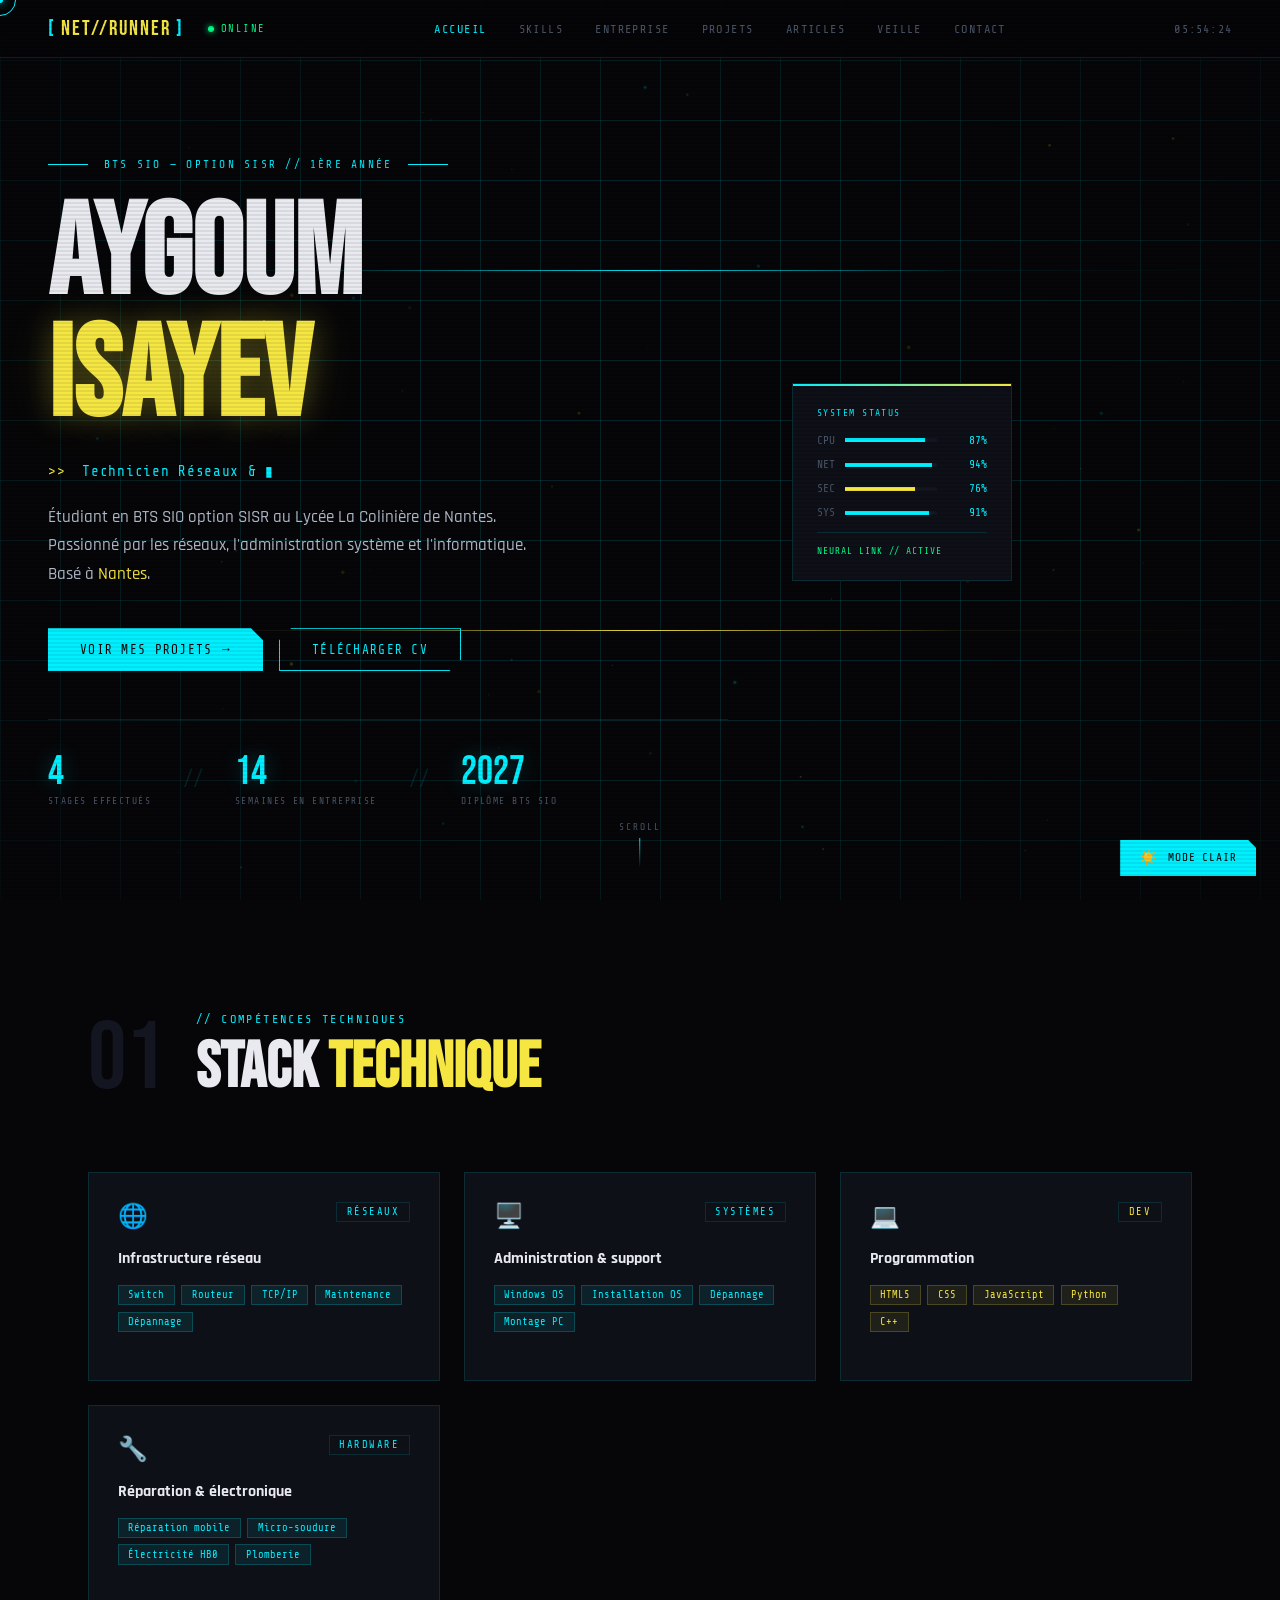
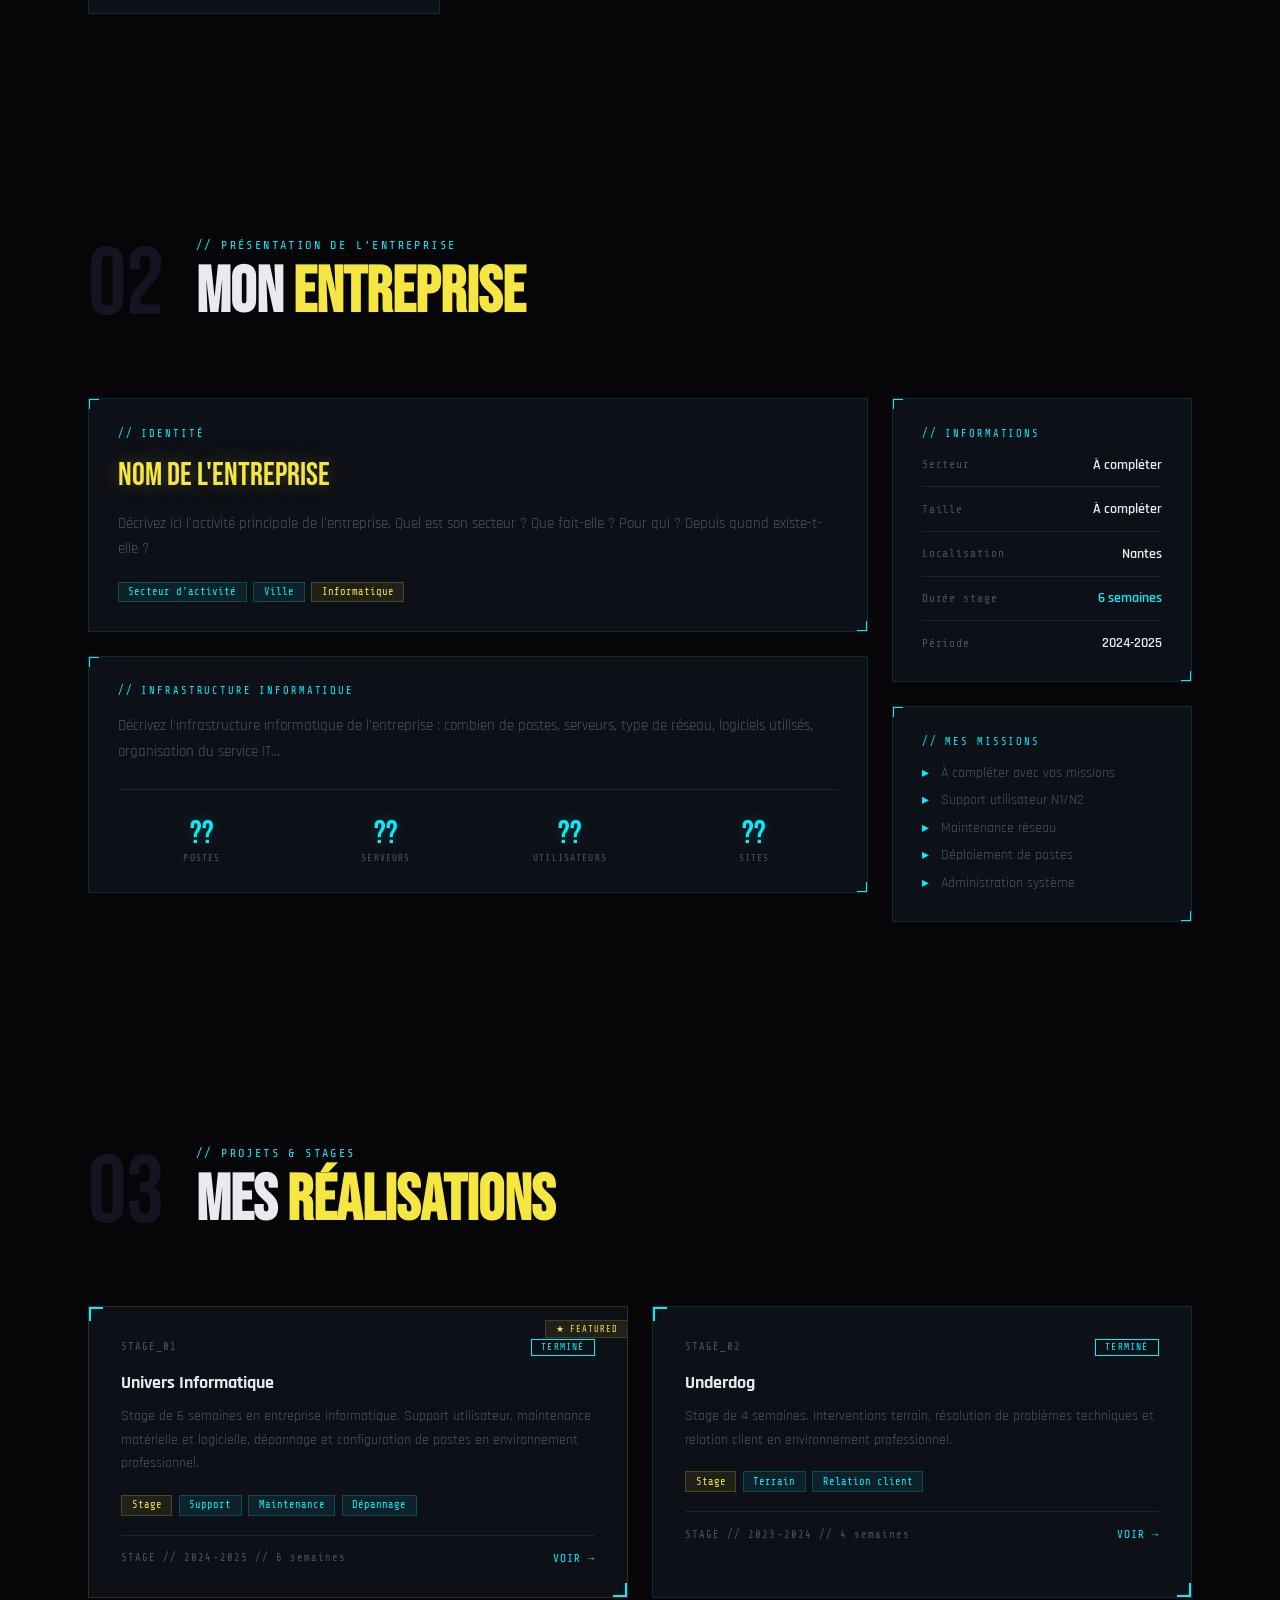
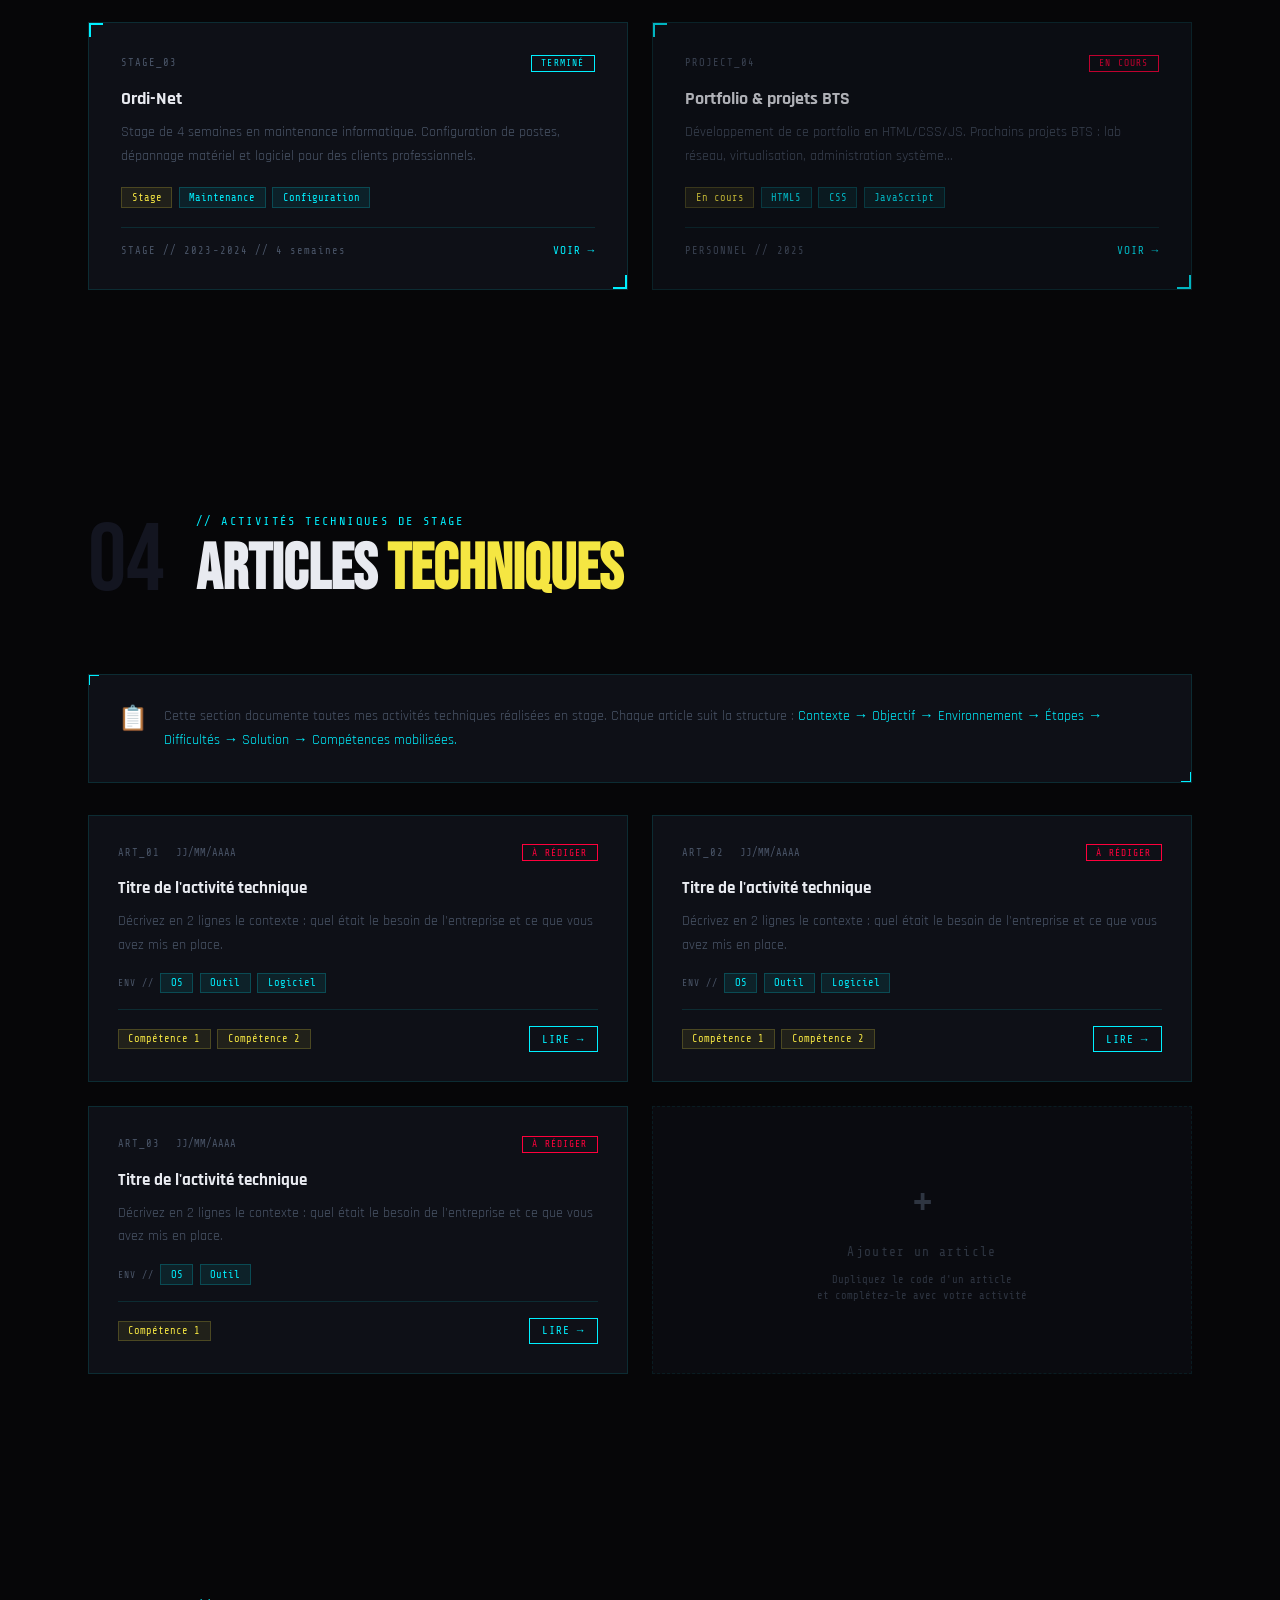
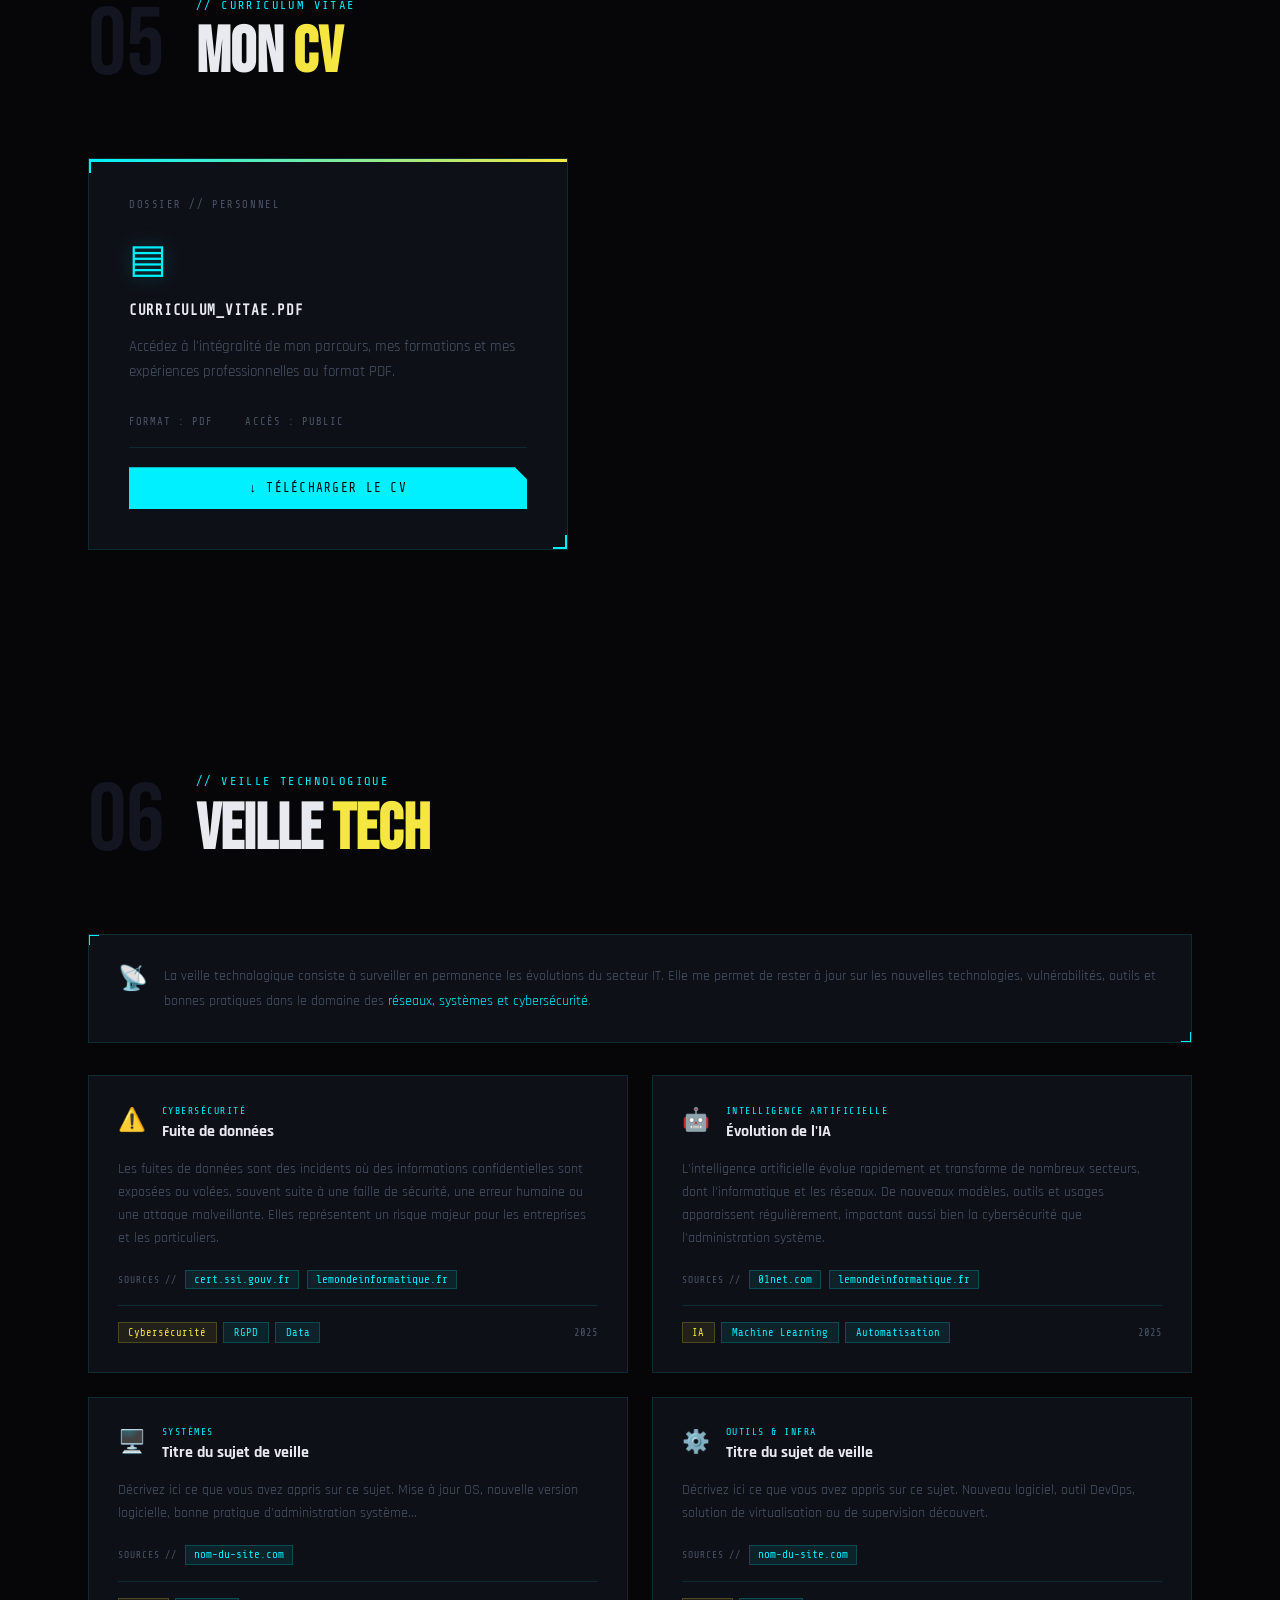
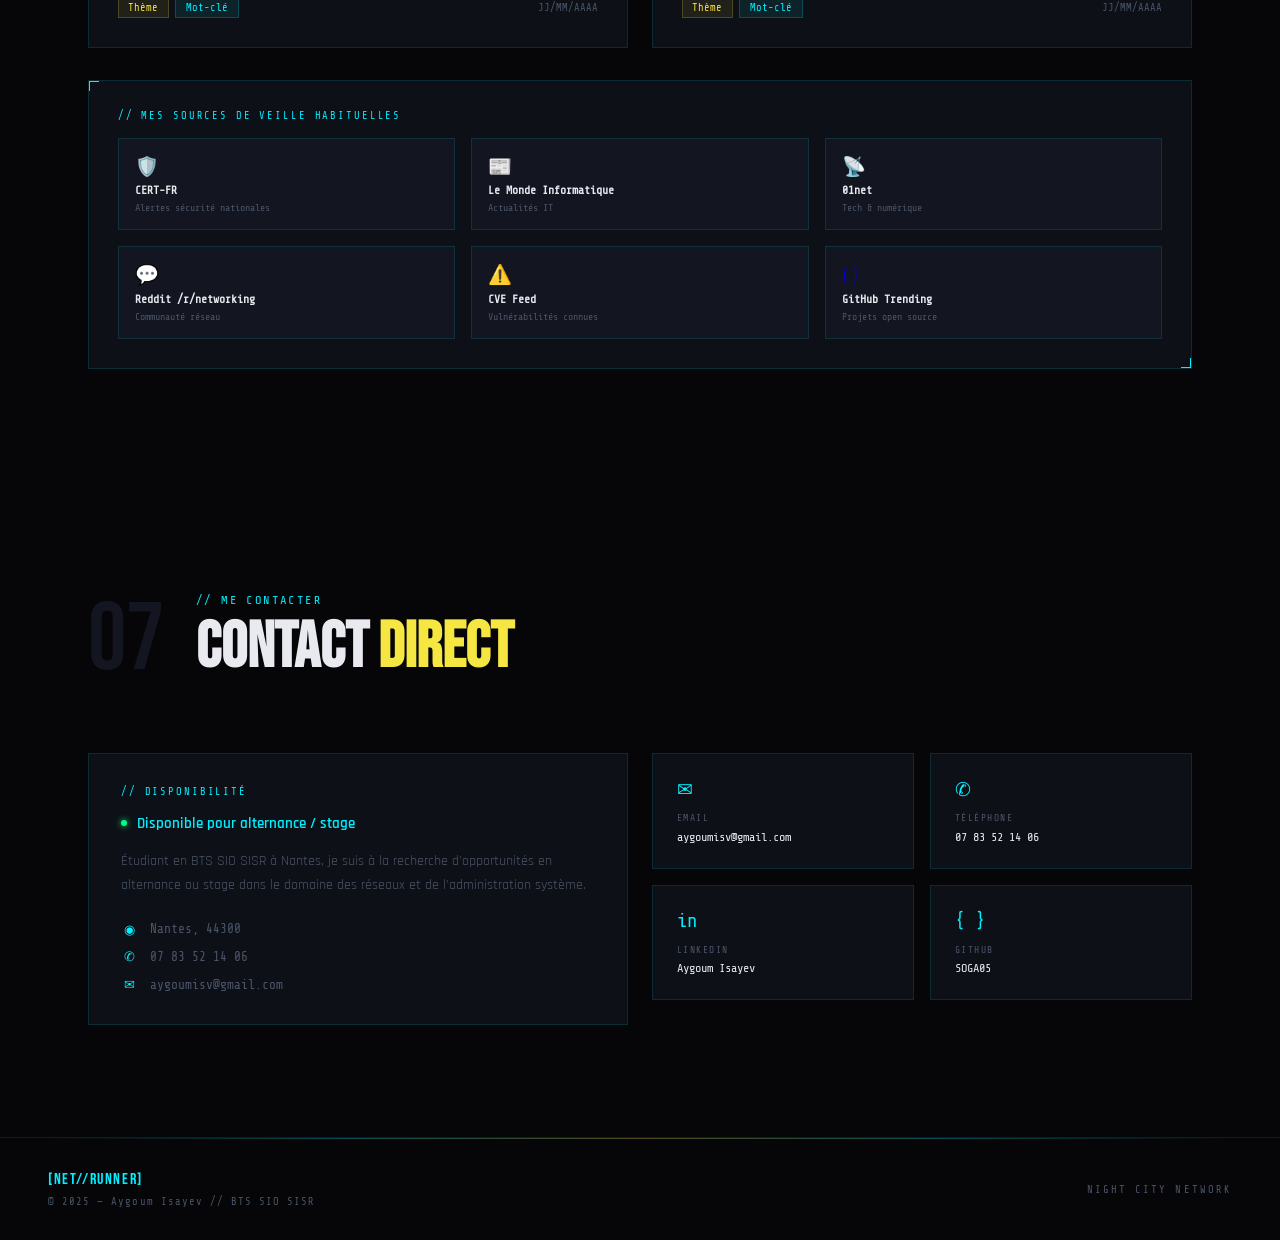
<file: index.html>
<!DOCTYPE html>
<html lang="fr">
<head>
  <meta charset="UTF-8" />
  <meta name="viewport" content="width=device-width, initial-scale=1.0" />
  <title>PORTFOLIO // AYGOUM ISAYEV</title>
  <link rel="preconnect" href="https://fonts.googleapis.com" />
  <link rel="preconnect" href="https://fonts.gstatic.com" crossorigin />
  <link href="https://fonts.googleapis.com/css2?family=Bebas+Neue&family=Rajdhani:wght@400;500;600;700&family=Share+Tech+Mono&display=swap" rel="stylesheet" />
  <link rel="stylesheet" href="style.css" />
</head>
<body>

  <!-- CUSTOM CURSOR -->
  <div class="cursor-outer" id="cursorOuter"></div>
  <div class="cursor-inner" id="cursorInner"></div>

  <!-- SCANLINES OVERLAY -->
  <div class="scanlines"></div>

  <!-- GLITCH OVERLAY -->
  <div class="glitch-overlay" id="glitchOverlay"></div>

  <!-- BOUTON THÈME -->
  <button class="theme-toggle" id="themeToggle" title="Changer le thème">
    <span class="theme-toggle-icon">☀️</span>
    <span class="theme-toggle-label">MODE CLAIR</span>
  </button>

  <!-- NAV -->
  <nav id="navbar">
    <div class="nav-left">
      <div class="nav-logo">
        <span class="logo-bracket">[</span>
        <span class="logo-text">NET//RUNNER</span>
        <span class="logo-bracket">]</span>
      </div>
      <div class="nav-status">
        <span class="status-dot"></span>
        <span class="status-text">ONLINE</span>
      </div>
    </div>
    <ul class="nav-links">
      <li><a href="#hero">ACCUEIL</a></li>
      <li><a href="#competences">SKILLS</a></li>
      <li><a href="#entreprise">ENTREPRISE</a></li>
      <li><a href="#projets">PROJETS</a></li>
      <li><a href="#articles">ARTICLES</a></li>
      <li><a href="#veille">VEILLE</a></li>
      <li><a href="#contact">CONTACT</a></li>
    </ul>
    <div class="nav-right">
      <span class="nav-time" id="navTime">00:00:00</span>
    </div>
  </nav>

  <!-- HERO -->
  <section id="hero">
    <div class="hero-bg-grid"></div>
    <div class="hero-bg-lines"></div>

    <div class="hero-content">
      <div class="hero-eyebrow">
        <span class="eyebrow-line"></span>
        <span class="eyebrow-text">BTS SIO — OPTION SISR // 1ÈRE ANNÉE</span>
        <span class="eyebrow-line"></span>
      </div>

      <h1 class="hero-title" id="heroTitle">
        <span class="title-line" data-glitch="AYGOUM">AYGOUM</span>
        <br>
        <span class="title-line title-accent" data-glitch="ISAYEV">ISAYEV</span>
      </h1>

      <div class="hero-subtitle">
        <span class="subtitle-tag">&gt;&gt;</span>
        <span id="typedText"></span>
        <span class="type-cursor">▮</span>
      </div>

      <p class="hero-desc">
        Étudiant en BTS SIO option SISR au Lycée La Colinière de Nantes.
        Passionné par les réseaux, l'administration système et l'informatique.
        Basé à <span class="text-yellow">Nantes</span>.
      </p>

      <div class="hero-cta">
        <a href="#projets" class="btn btn-primary">
          <span class="btn-glitch" data-text="VOIR MES PROJETS">VOIR MES PROJETS</span>
          <span class="btn-arrow">→</span>
        </a>
        <a href="#cv" class="btn btn-outline">
          <span>TÉLÉCHARGER CV</span>
        </a>
      </div>

      <div class="hero-stats">
        <div class="stat">
          <div class="stat-val" data-target="4">0</div>
          <div class="stat-label">STAGES EFFECTUÉS</div>
        </div>
        <div class="stat-divider">//</div>
        <div class="stat">
          <div class="stat-val" data-target="14">0</div>
          <div class="stat-label">SEMAINES EN ENTREPRISE</div>
        </div>
        <div class="stat-divider">//</div>
        <div class="stat">
          <div class="stat-val" data-target="2027">0</div>
          <div class="stat-label">DIPLÔME BTS SIO</div>
        </div>
      </div>
    </div>

    <div class="hero-side">
      <div class="side-card">
        <div class="side-card-label">SYSTEM STATUS</div>
        <div class="side-card-line"><span>CPU</span><div class="bar"><div class="bar-fill" style="--w:87%"></div></div><span>87%</span></div>
        <div class="side-card-line"><span>NET</span><div class="bar"><div class="bar-fill" style="--w:94%"></div></div><span>94%</span></div>
        <div class="side-card-line"><span>SEC</span><div class="bar"><div class="bar-fill bar-yellow" style="--w:76%"></div></div><span>76%</span></div>
        <div class="side-card-line"><span>SYS</span><div class="bar"><div class="bar-fill" style="--w:91%"></div></div><span>91%</span></div>
        <div class="side-card-footer">NEURAL LINK // ACTIVE</div>
      </div>
    </div>

    <div class="scroll-hint">
      <span>SCROLL</span>
      <div class="scroll-arrow"></div>
    </div>
  </section>

  <!-- COMPÉTENCES -->
  <section id="competences" class="section">
    <div class="section-header reveal">
      <div class="section-num">01</div>
      <div class="section-info">
        <p class="section-tag">// COMPÉTENCES TECHNIQUES</p>
        <h2 class="section-title">STACK <span class="text-yellow">TECHNIQUE</span></h2>
      </div>
    </div>

    <div class="skills-grid reveal">

      <div class="skill-card" data-index="0">
        <div class="skill-card-header">
          <div class="skill-icon">🌐</div>
          <div class="skill-cat">RÉSEAUX</div>
        </div>
        <div class="skill-name">Infrastructure réseau</div>
        <div class="skill-tags">
          <span class="tag">Switch</span>
          <span class="tag">Routeur</span>
          <span class="tag">TCP/IP</span>
          <span class="tag">Maintenance</span>
          <span class="tag">Dépannage</span>
        </div>
      </div>

      <div class="skill-card" data-index="1">
        <div class="skill-card-header">
          <div class="skill-icon">🖥️</div>
          <div class="skill-cat">SYSTÈMES</div>
        </div>
        <div class="skill-name">Administration & support</div>
        <div class="skill-tags">
          <span class="tag">Windows OS</span>
          <span class="tag">Installation OS</span>
          <span class="tag">Dépannage</span>
          <span class="tag">Montage PC</span>
        </div>
      </div>

      <div class="skill-card" data-index="2">
        <div class="skill-card-header">
          <div class="skill-icon">💻</div>
          <div class="skill-cat tag-yellow">DEV</div>
        </div>
        <div class="skill-name">Programmation</div>
        <div class="skill-tags">
          <span class="tag tag-yellow">HTML5</span>
          <span class="tag tag-yellow">CSS</span>
          <span class="tag tag-yellow">JavaScript</span>
          <span class="tag tag-yellow">Python</span>
          <span class="tag tag-yellow">C++</span>
        </div>
      </div>

      <div class="skill-card" data-index="3">
        <div class="skill-card-header">
          <div class="skill-icon">🔧</div>
          <div class="skill-cat">HARDWARE</div>
        </div>
        <div class="skill-name">Réparation & électronique</div>
        <div class="skill-tags">
          <span class="tag">Réparation mobile</span>
          <span class="tag">Micro-soudure</span>
          <span class="tag">Électricité HB0</span>
          <span class="tag">Plomberie</span>
        </div>
      </div>

    </div>
  </section>

  <!-- ENTREPRISE -->
  <section id="entreprise" class="section">
    <div class="section-header reveal">
      <div class="section-num">02</div>
      <div class="section-info">
        <p class="section-tag">// PRÉSENTATION DE L'ENTREPRISE</p>
        <h2 class="section-title">MON <span class="text-yellow">ENTREPRISE</span></h2>
      </div>
    </div>

    <div class="entreprise-grid reveal">

      <div class="entreprise-main">
        <div class="panel">
          <div class="corner-tl"></div>
          <div class="corner-br"></div>
          <div class="panel-label">// IDENTITÉ</div>
          <div class="entreprise-name">NOM DE L'ENTREPRISE</div>
          <p class="entreprise-desc">
            Décrivez ici l'activité principale de l'entreprise. Quel est son secteur ?
            Que fait-elle ? Pour qui ? Depuis quand existe-t-elle ?
          </p>
          <div class="entreprise-tags">
            <span class="tag">Secteur d'activité</span>
            <span class="tag">Ville</span>
            <span class="tag tag-yellow">Informatique</span>
          </div>
        </div>

        <div class="panel" style="margin-top:1.5rem">
          <div class="corner-tl"></div>
          <div class="corner-br"></div>
          <div class="panel-label">// INFRASTRUCTURE INFORMATIQUE</div>
          <p class="entreprise-desc">
            Décrivez l'infrastructure informatique de l'entreprise :
            combien de postes, serveurs, type de réseau, logiciels utilisés,
            organisation du service IT...
          </p>
          <div class="infra-grid">
            <div class="infra-item">
              <div class="infra-val">??</div>
              <div class="infra-label">POSTES</div>
            </div>
            <div class="infra-item">
              <div class="infra-val">??</div>
              <div class="infra-label">SERVEURS</div>
            </div>
            <div class="infra-item">
              <div class="infra-val">??</div>
              <div class="infra-label">UTILISATEURS</div>
            </div>
            <div class="infra-item">
              <div class="infra-val">??</div>
              <div class="infra-label">SITES</div>
            </div>
          </div>
        </div>
      </div>

      <div class="entreprise-side">
        <div class="panel">
          <div class="corner-tl"></div>
          <div class="corner-br"></div>
          <div class="panel-label">// INFORMATIONS</div>
          <div class="info-list">
            <div class="info-row">
              <span class="info-key">Secteur</span>
              <span class="info-val">À compléter</span>
            </div>
            <div class="info-row">
              <span class="info-key">Taille</span>
              <span class="info-val">À compléter</span>
            </div>
            <div class="info-row">
              <span class="info-key">Localisation</span>
              <span class="info-val">Nantes</span>
            </div>
            <div class="info-row">
              <span class="info-key">Durée stage</span>
              <span class="info-val text-cyan">6 semaines</span>
            </div>
            <div class="info-row">
              <span class="info-key">Période</span>
              <span class="info-val">2024-2025</span>
            </div>
          </div>
        </div>

        <div class="panel" style="margin-top:1.5rem">
          <div class="corner-tl"></div>
          <div class="corner-br"></div>
          <div class="panel-label">// MES MISSIONS</div>
          <ul class="mission-list">
            <li>À compléter avec vos missions</li>
            <li>Support utilisateur N1/N2</li>
            <li>Maintenance réseau</li>
            <li>Déploiement de postes</li>
            <li>Administration système</li>
          </ul>
        </div>
      </div>

    </div>
  </section>

  <!-- PROJETS / STAGES -->
  <section id="projets" class="section">
    <div class="section-header reveal">
      <div class="section-num">03</div>
      <div class="section-info">
        <p class="section-tag">// PROJETS & STAGES</p>
        <h2 class="section-title">MES <span class="text-yellow">RÉALISATIONS</span></h2>
      </div>
    </div>

    <div class="projects-grid reveal">

      <div class="project-card project-card--featured">
        <div class="project-header">
          <span class="project-num">STAGE_01</span>
          <span class="project-status status-done">TERMINÉ</span>
        </div>
        <h3 class="project-title">Univers Informatique</h3>
        <p class="project-desc">
          Stage de 6 semaines en entreprise informatique. Support utilisateur,
          maintenance matérielle et logicielle, dépannage et configuration
          de postes en environnement professionnel.
        </p>
        <div class="project-tags">
          <span class="tag tag-yellow">Stage</span>
          <span class="tag">Support</span>
          <span class="tag">Maintenance</span>
          <span class="tag">Dépannage</span>
        </div>
        <div class="project-footer">
          <span class="project-type">STAGE // 2024-2025 // 6 semaines</span>
          <a href="#articles" class="project-link">VOIR →</a>
        </div>
        <div class="card-corner tl"></div>
        <div class="card-corner br"></div>
      </div>

      <div class="project-card">
        <div class="project-header">
          <span class="project-num">STAGE_02</span>
          <span class="project-status status-done">TERMINÉ</span>
        </div>
        <h3 class="project-title">Underdog</h3>
        <p class="project-desc">
          Stage de 4 semaines. Interventions terrain, résolution de problèmes
          techniques et relation client en environnement professionnel.
        </p>
        <div class="project-tags">
          <span class="tag tag-yellow">Stage</span>
          <span class="tag">Terrain</span>
          <span class="tag">Relation client</span>
        </div>
        <div class="project-footer">
          <span class="project-type">STAGE // 2023-2024 // 4 semaines</span>
          <a href="#" class="project-link">VOIR →</a>
        </div>
        <div class="card-corner tl"></div>
        <div class="card-corner br"></div>
      </div>

      <div class="project-card">
        <div class="project-header">
          <span class="project-num">STAGE_03</span>
          <span class="project-status status-done">TERMINÉ</span>
        </div>
        <h3 class="project-title">Ordi-Net</h3>
        <p class="project-desc">
          Stage de 4 semaines en maintenance informatique. Configuration
          de postes, dépannage matériel et logiciel pour des clients professionnels.
        </p>
        <div class="project-tags">
          <span class="tag tag-yellow">Stage</span>
          <span class="tag">Maintenance</span>
          <span class="tag">Configuration</span>
        </div>
        <div class="project-footer">
          <span class="project-type">STAGE // 2023-2024 // 4 semaines</span>
          <a href="#" class="project-link">VOIR →</a>
        </div>
        <div class="card-corner tl"></div>
        <div class="card-corner br"></div>
      </div>

      <div class="project-card project-card--wip">
        <div class="project-header">
          <span class="project-num">PROJECT_04</span>
          <span class="project-status status-wip">EN COURS</span>
        </div>
        <h3 class="project-title">Portfolio & projets BTS</h3>
        <p class="project-desc">
          Développement de ce portfolio en HTML/CSS/JS. Prochains projets BTS :
          lab réseau, virtualisation, administration système...
        </p>
        <div class="project-tags">
          <span class="tag tag-yellow">En cours</span>
          <span class="tag">HTML5</span>
          <span class="tag">CSS</span>
          <span class="tag">JavaScript</span>
        </div>
        <div class="project-footer">
          <span class="project-type">PERSONNEL // 2025</span>
          <a href="#" class="project-link">VOIR →</a>
        </div>
        <div class="card-corner tl"></div>
        <div class="card-corner br"></div>
      </div>

    </div>
  </section>

  <!-- ARTICLES TECHNIQUES -->
  <section id="articles" class="section">
    <div class="section-header reveal">
      <div class="section-num">04</div>
      <div class="section-info">
        <p class="section-tag">// ACTIVITÉS TECHNIQUES DE STAGE</p>
        <h2 class="section-title">ARTICLES <span class="text-yellow">TECHNIQUES</span></h2>
      </div>
    </div>

    <div class="articles-intro reveal">
      <div class="panel articles-info-panel">
        <div class="corner-tl"></div>
        <div class="corner-br"></div>
        <span class="articles-info-icon">📋</span>
        <p>Cette section documente toutes mes activités techniques réalisées en stage.
        Chaque article suit la structure : <span class="text-cyan">Contexte → Objectif → Environnement → Étapes → Difficultés → Solution → Compétences mobilisées.</span></p>
      </div>
    </div>

    <div class="articles-grid reveal">

      <!-- ARTICLE TEMPLATE 1 -->
      <div class="article-card">
        <div class="article-header">
          <div class="article-meta">
            <span class="article-num">ART_01</span>
            <span class="article-date">JJ/MM/AAAA</span>
          </div>
          <span class="article-status status-wip">À RÉDIGER</span>
        </div>
        <h3 class="article-title">Titre de l'activité technique</h3>
        <p class="article-excerpt">
          Décrivez en 2 lignes le contexte : quel était le besoin de l'entreprise
          et ce que vous avez mis en place.
        </p>
        <div class="article-env">
          <span class="env-label">ENV //</span>
          <span class="tag">OS</span>
          <span class="tag">Outil</span>
          <span class="tag">Logiciel</span>
        </div>
        <div class="article-footer">
          <div class="article-skills">
            <span class="tag tag-yellow">Compétence 1</span>
            <span class="tag tag-yellow">Compétence 2</span>
          </div>
          <button class="article-btn" onclick="toggleArticle(this)">LIRE →</button>
        </div>

        <!-- CONTENU DÉVELOPPÉ -->
        <div class="article-content" style="display:none">
          <div class="article-section">
            <div class="article-section-title">// 1. CONTEXTE</div>
            <p>Quel était le besoin de l'entreprise ? Pourquoi cette tâche a-t-elle été nécessaire ?</p>
          </div>
          <div class="article-section">
            <div class="article-section-title">// 2. OBJECTIF</div>
            <p>Ce qu'il fallait réaliser concrètement.</p>
          </div>
          <div class="article-section">
            <div class="article-section-title">// 3. ENVIRONNEMENT TECHNIQUE</div>
            <ul class="article-list">
              <li>OS : À compléter</li>
              <li>Outils : À compléter</li>
              <li>Logiciels : À compléter</li>
            </ul>
          </div>
          <div class="article-section">
            <div class="article-section-title">// 4. ÉTAPES RÉALISÉES</div>
            <p>Décrivez les étapes, commandes utilisées, configurations effectuées...</p>
            <div class="code-block">
              <span class="code-comment"># Exemple de commande</span><br>
              $ votre_commande_ici
            </div>
          </div>
          <div class="article-section">
            <div class="article-section-title">// 5. DIFFICULTÉS RENCONTRÉES</div>
            <p>Quels problèmes avez-vous rencontré ? Erreurs, blocages, incompréhensions...</p>
          </div>
          <div class="article-section">
            <div class="article-section-title">// 6. SOLUTION APPORTÉE</div>
            <p>Comment avez-vous résolu le problème ?</p>
          </div>
          <div class="article-section">
            <div class="article-section-title">// 7. COMPÉTENCES MOBILISÉES</div>
            <div class="skill-tags">
              <span class="tag tag-yellow">Compétence 1</span>
              <span class="tag tag-yellow">Compétence 2</span>
            </div>
          </div>
        </div>
      </div>

      <!-- ARTICLE TEMPLATE 2 -->
      <div class="article-card">
        <div class="article-header">
          <div class="article-meta">
            <span class="article-num">ART_02</span>
            <span class="article-date">JJ/MM/AAAA</span>
          </div>
          <span class="article-status status-wip">À RÉDIGER</span>
        </div>
        <h3 class="article-title">Titre de l'activité technique</h3>
        <p class="article-excerpt">
          Décrivez en 2 lignes le contexte : quel était le besoin de l'entreprise
          et ce que vous avez mis en place.
        </p>
        <div class="article-env">
          <span class="env-label">ENV //</span>
          <span class="tag">OS</span>
          <span class="tag">Outil</span>
          <span class="tag">Logiciel</span>
        </div>
        <div class="article-footer">
          <div class="article-skills">
            <span class="tag tag-yellow">Compétence 1</span>
            <span class="tag tag-yellow">Compétence 2</span>
          </div>
          <button class="article-btn" onclick="toggleArticle(this)">LIRE →</button>
        </div>
        <div class="article-content" style="display:none">
          <div class="article-section">
            <div class="article-section-title">// 1. CONTEXTE</div>
            <p>Quel était le besoin de l'entreprise ?</p>
          </div>
          <div class="article-section">
            <div class="article-section-title">// 2. OBJECTIF</div>
            <p>Ce qu'il fallait réaliser concrètement.</p>
          </div>
          <div class="article-section">
            <div class="article-section-title">// 3. ENVIRONNEMENT TECHNIQUE</div>
            <ul class="article-list">
              <li>OS : À compléter</li>
              <li>Outils : À compléter</li>
            </ul>
          </div>
          <div class="article-section">
            <div class="article-section-title">// 4. ÉTAPES RÉALISÉES</div>
            <p>Décrivez les étapes...</p>
            <div class="code-block">
              <span class="code-comment"># Exemple de commande</span><br>
              $ votre_commande_ici
            </div>
          </div>
          <div class="article-section">
            <div class="article-section-title">// 5. DIFFICULTÉS RENCONTRÉES</div>
            <p>Quels problèmes avez-vous rencontré ?</p>
          </div>
          <div class="article-section">
            <div class="article-section-title">// 6. SOLUTION APPORTÉE</div>
            <p>Comment avez-vous résolu le problème ?</p>
          </div>
          <div class="article-section">
            <div class="article-section-title">// 7. COMPÉTENCES MOBILISÉES</div>
            <div class="skill-tags">
              <span class="tag tag-yellow">Compétence 1</span>
            </div>
          </div>
        </div>
      </div>

      <!-- ARTICLE TEMPLATE 3 -->
      <div class="article-card">
        <div class="article-header">
          <div class="article-meta">
            <span class="article-num">ART_03</span>
            <span class="article-date">JJ/MM/AAAA</span>
          </div>
          <span class="article-status status-wip">À RÉDIGER</span>
        </div>
        <h3 class="article-title">Titre de l'activité technique</h3>
        <p class="article-excerpt">
          Décrivez en 2 lignes le contexte : quel était le besoin de l'entreprise
          et ce que vous avez mis en place.
        </p>
        <div class="article-env">
          <span class="env-label">ENV //</span>
          <span class="tag">OS</span>
          <span class="tag">Outil</span>
        </div>
        <div class="article-footer">
          <div class="article-skills">
            <span class="tag tag-yellow">Compétence 1</span>
          </div>
          <button class="article-btn" onclick="toggleArticle(this)">LIRE →</button>
        </div>
        <div class="article-content" style="display:none">
          <div class="article-section">
            <div class="article-section-title">// 1. CONTEXTE</div>
            <p>Quel était le besoin de l'entreprise ?</p>
          </div>
          <div class="article-section">
            <div class="article-section-title">// 2. OBJECTIF</div>
            <p>Ce qu'il fallait réaliser concrètement.</p>
          </div>
          <div class="article-section">
            <div class="article-section-title">// 3. ENVIRONNEMENT TECHNIQUE</div>
            <ul class="article-list">
              <li>OS : À compléter</li>
            </ul>
          </div>
          <div class="article-section">
            <div class="article-section-title">// 4. ÉTAPES RÉALISÉES</div>
            <p>Décrivez les étapes...</p>
            <div class="code-block">$ votre_commande_ici</div>
          </div>
          <div class="article-section">
            <div class="article-section-title">// 5. DIFFICULTÉS RENCONTRÉES</div>
            <p>Quels problèmes avez-vous rencontré ?</p>
          </div>
          <div class="article-section">
            <div class="article-section-title">// 6. SOLUTION APPORTÉE</div>
            <p>Comment avez-vous résolu le problème ?</p>
          </div>
          <div class="article-section">
            <div class="article-section-title">// 7. COMPÉTENCES MOBILISÉES</div>
            <div class="skill-tags">
              <span class="tag tag-yellow">Compétence 1</span>
            </div>
          </div>
        </div>
      </div>

      <!-- ADD MORE CARD -->
      <div class="article-card article-card--add">
        <div class="add-icon">+</div>
        <div class="add-text">Ajouter un article</div>
        <div class="add-sub">Dupliquez le code d'un article<br>et complétez-le avec votre activité</div>
      </div>

    </div>
  </section>

  <!-- CV -->
  <section id="cv" class="section">
    <div class="section-header reveal">
      <div class="section-num">05</div>
      <div class="section-info">
        <p class="section-tag">// CURRICULUM VITAE</p>
        <h2 class="section-title">MON <span class="text-yellow">CV</span></h2>
      </div>
    </div>

    <div class="cv-solo reveal">
      <div class="cv-card">
        <div class="cv-card-top">
          <div class="cv-label">DOSSIER // PERSONNEL</div>
          <div class="cv-icon-wrap">
            <div class="cv-icon">▤</div>
          </div>
          <h3 class="cv-title">CURRICULUM_VITAE.PDF</h3>
          <p class="cv-desc">
            Accédez à l'intégralité de mon parcours, mes formations et
            mes expériences professionnelles au format PDF.
          </p>
        </div>
        <div class="cv-card-bottom">
          <div class="cv-meta">
            <span>FORMAT : PDF</span>
            <span>ACCÈS : PUBLIC</span>
          </div>
          <a href="cv.pdf" download class="btn btn-primary btn-full">
            <span class="btn-glitch" data-text="↓ TÉLÉCHARGER LE CV">↓ TÉLÉCHARGER LE CV</span>
          </a>
        </div>
        <div class="card-corner tl"></div>
        <div class="card-corner br"></div>
      </div>
    </div>
  </section>

  <!-- VEILLE TECHNOLOGIQUE -->
  <section id="veille" class="section">
    <div class="section-header reveal">
      <div class="section-num">06</div>
      <div class="section-info">
        <p class="section-tag">// VEILLE TECHNOLOGIQUE</p>
        <h2 class="section-title">VEILLE <span class="text-yellow">TECH</span></h2>
      </div>
    </div>

    <div class="veille-intro reveal">
      <div class="panel articles-info-panel">
        <div class="corner-tl"></div>
        <div class="corner-br"></div>
        <span class="articles-info-icon">📡</span>
        <p>La veille technologique consiste à surveiller en permanence les évolutions du secteur IT.
        Elle me permet de rester à jour sur les nouvelles technologies, vulnérabilités, outils et bonnes pratiques
        dans le domaine des <span class="text-cyan">réseaux, systèmes et cybersécurité</span>.</p>
      </div>
    </div>

    <div class="veille-grid reveal">

      <!-- VEILLE 1 -->
      <div class="veille-card">
        <div class="veille-card-header">
          <div class="veille-topic-icon">⚠️</div>
          <div>
            <div class="veille-topic">CYBERSÉCURITÉ</div>
            <h3 class="veille-title">Fuite de données</h3>
          </div>
        </div>
        <p class="veille-desc">
          Les fuites de données sont des incidents où des informations confidentielles
          sont exposées ou volées, souvent suite à une faille de sécurité, une erreur humaine
          ou une attaque malveillante. Elles représentent un risque majeur pour les entreprises
          et les particuliers.
        </p>
        <div class="veille-sources">
          <div class="veille-sources-label">SOURCES //</div>
          <a href="https://www.cert.ssi.gouv.fr" target="_blank" class="veille-source-link">cert.ssi.gouv.fr</a>
          <a href="https://www.lemondeinformatique.fr" target="_blank" class="veille-source-link">lemondeinformatique.fr</a>
        </div>
        <div class="veille-footer">
          <div class="veille-tags">
            <span class="tag tag-yellow">Cybersécurité</span>
            <span class="tag">RGPD</span>
            <span class="tag">Data</span>
          </div>
          <span class="veille-date">2025</span>
        </div>
      </div>

      <!-- VEILLE 2 -->
      <div class="veille-card">
        <div class="veille-card-header">
          <div class="veille-topic-icon">🤖</div>
          <div>
            <div class="veille-topic">INTELLIGENCE ARTIFICIELLE</div>
            <h3 class="veille-title">Évolution de l'IA</h3>
          </div>
        </div>
        <p class="veille-desc">
          L'intelligence artificielle évolue rapidement et transforme de nombreux secteurs,
          dont l'informatique et les réseaux. De nouveaux modèles, outils et usages
          apparaissent régulièrement, impactant aussi bien la cybersécurité que
          l'administration système.
        </p>
        <div class="veille-sources">
          <div class="veille-sources-label">SOURCES //</div>
          <a href="https://www.01net.com" target="_blank" class="veille-source-link">01net.com</a>
          <a href="https://www.lemondeinformatique.fr" target="_blank" class="veille-source-link">lemondeinformatique.fr</a>
        </div>
        <div class="veille-footer">
          <div class="veille-tags">
            <span class="tag tag-yellow">IA</span>
            <span class="tag">Machine Learning</span>
            <span class="tag">Automatisation</span>
          </div>
          <span class="veille-date">2025</span>
        </div>
      </div>

      <!-- VEILLE 3 -->
      <div class="veille-card">
        <div class="veille-card-header">
          <div class="veille-topic-icon">🖥️</div>
          <div>
            <div class="veille-topic">SYSTÈMES</div>
            <h3 class="veille-title">Titre du sujet de veille</h3>
          </div>
        </div>
        <p class="veille-desc">
          Décrivez ici ce que vous avez appris sur ce sujet.
          Mise à jour OS, nouvelle version logicielle, bonne pratique
          d'administration système...
        </p>
        <div class="veille-sources">
          <div class="veille-sources-label">SOURCES //</div>
          <a href="#" target="_blank" class="veille-source-link">nom-du-site.com</a>
        </div>
        <div class="veille-footer">
          <div class="veille-tags">
            <span class="tag tag-yellow">Thème</span>
            <span class="tag">Mot-clé</span>
          </div>
          <span class="veille-date">JJ/MM/AAAA</span>
        </div>
      </div>

      <!-- VEILLE 4 -->
      <div class="veille-card">
        <div class="veille-card-header">
          <div class="veille-topic-icon">⚙️</div>
          <div>
            <div class="veille-topic">OUTILS & INFRA</div>
            <h3 class="veille-title">Titre du sujet de veille</h3>
          </div>
        </div>
        <p class="veille-desc">
          Décrivez ici ce que vous avez appris sur ce sujet.
          Nouveau logiciel, outil DevOps, solution de virtualisation
          ou de supervision découvert.
        </p>
        <div class="veille-sources">
          <div class="veille-sources-label">SOURCES //</div>
          <a href="#" target="_blank" class="veille-source-link">nom-du-site.com</a>
        </div>
        <div class="veille-footer">
          <div class="veille-tags">
            <span class="tag tag-yellow">Thème</span>
            <span class="tag">Mot-clé</span>
          </div>
          <span class="veille-date">JJ/MM/AAAA</span>
        </div>
      </div>

    </div>

    <!-- SOURCES HABITUELLES -->
    <div class="veille-sources-panel reveal">
      <div class="panel">
        <div class="corner-tl"></div>
        <div class="corner-br"></div>
        <div class="panel-label">// MES SOURCES DE VEILLE HABITUELLES</div>
        <div class="sources-grid">
          <a href="https://www.cert.ssi.gouv.fr" target="_blank" class="source-item">
            <span class="source-icon">🛡️</span>
            <span class="source-name">CERT-FR</span>
            <span class="source-desc">Alertes sécurité nationales</span>
          </a>
          <a href="https://www.lemondeinformatique.fr" target="_blank" class="source-item">
            <span class="source-icon">📰</span>
            <span class="source-name">Le Monde Informatique</span>
            <span class="source-desc">Actualités IT</span>
          </a>
          <a href="https://www.01net.com" target="_blank" class="source-item">
            <span class="source-icon">📡</span>
            <span class="source-name">01net</span>
            <span class="source-desc">Tech & numérique</span>
          </a>
          <a href="https://www.reddit.com/r/networking" target="_blank" class="source-item">
            <span class="source-icon">💬</span>
            <span class="source-name">Reddit /r/networking</span>
            <span class="source-desc">Communauté réseau</span>
          </a>
          <a href="https://cvefeed.io" target="_blank" class="source-item">
            <span class="source-icon">⚠️</span>
            <span class="source-name">CVE Feed</span>
            <span class="source-desc">Vulnérabilités connues</span>
          </a>
          <a href="https://github.com/trending" target="_blank" class="source-item">
            <span class="source-icon">{ }</span>
            <span class="source-name">GitHub Trending</span>
            <span class="source-desc">Projets open source</span>
          </a>
        </div>
      </div>
    </div>

  </section>

  <!-- CONTACT -->
  <section id="contact" class="section">
    <div class="section-header reveal">
      <div class="section-num">07</div>
      <div class="section-info">
        <p class="section-tag">// ME CONTACTER</p>
        <h2 class="section-title">CONTACT <span class="text-yellow">DIRECT</span></h2>
      </div>
    </div>

    <div class="contact-grid reveal">

      <div class="contact-card">
        <div class="corner-tl"></div>
        <div class="corner-br"></div>
        <div class="contact-card-label">// DISPONIBILITÉ</div>
        <div class="contact-avail">
          <span class="status-dot"></span>
          <span class="text-cyan">Disponible pour alternance / stage</span>
        </div>
        <p class="contact-card-desc">
          Étudiant en BTS SIO SISR à Nantes, je suis à la recherche
          d'opportunités en alternance ou stage dans le domaine
          des réseaux et de l'administration système.
        </p>
        <div class="contact-info-list">
          <div class="contact-info-row">
            <span class="contact-info-icon">◉</span>
            <span>Nantes, 44300</span>
          </div>
          <div class="contact-info-row">
            <span class="contact-info-icon">✆</span>
            <a href="tel:0783521406">07 83 52 14 06</a>
          </div>
          <div class="contact-info-row">
            <span class="contact-info-icon">✉</span>
            <a href="mailto:aygoumisv@gmail.com">aygoumisv@gmail.com</a>
          </div>
        </div>
      </div>

      <div class="contact-links-grid">
        <a href="mailto:aygoumisv@gmail.com" class="contact-link-card">
          <div class="clc-icon">✉</div>
          <div class="clc-label">EMAIL</div>
          <div class="clc-val">aygoumisv@gmail.com</div>
        </a>
        <a href="tel:0783521406" class="contact-link-card">
          <div class="clc-icon">✆</div>
          <div class="clc-label">TÉLÉPHONE</div>
          <div class="clc-val">07 83 52 14 06</div>
        </a>
        <a href="https://linkedin.com/in/aygoum-isayev" target="_blank" class="contact-link-card">
          <div class="clc-icon">in</div>
          <div class="clc-label">LINKEDIN</div>
          <div class="clc-val">Aygoum Isayev</div>
        </a>
        <a href="https://github.com/SOGA05" target="_blank" class="contact-link-card">
          <div class="clc-icon">{ }</div>
          <div class="clc-label">GITHUB</div>
          <div class="clc-val">SOGA05</div>
        </a>
      </div>

    </div>
  </section>

  <!-- FOOTER -->
  <footer>
    <div class="footer-inner">
      <div class="footer-left">
        <span class="footer-logo">[NET//RUNNER]</span>
        <span class="footer-copy">© 2025 — Aygoum Isayev // BTS SIO SISR</span>
      </div>
      <div class="footer-right">
        <span class="footer-tag">NIGHT CITY NETWORK</span>
      </div>
    </div>
  </footer>

  <script src="script.js"></script>
</body>
</html>
</file>
<file: style.css>
/* ══════════════════════════════════════════
   PORTFOLIO // CYBERPUNK 2077 EDGERUNNER
   style.css
   ══════════════════════════════════════════ */

@import url('https://fonts.googleapis.com/css2?family=Bebas+Neue&family=Rajdhani:wght@400;500;600;700&family=Share+Tech+Mono&display=swap');

/* ── VARIABLES ── */
:root {
  --cyan:       #00f0ff;
  --cyan-glow:  rgba(0, 240, 255, 0.25);
  --cyan-dim:   rgba(0, 240, 255, 0.08);
  --yellow:     #f5e642;
  --yellow-glow:rgba(245, 230, 66, 0.25);
  --yellow-dim: rgba(245, 230, 66, 0.08);
  --red:        #ff003c;
  --bg:         #060608;
  --bg2:        #0a0b0f;
  --surface:    #0e1017;
  --surface2:   #131520;
  --border:     rgba(0, 240, 255, 0.12);
  --border-y:   rgba(245, 230, 66, 0.15);
  --text:       #b0b8c8;
  --text-dim:   #4a5568;
  --heading:    #e8eaf0;
  --font-display: 'Bebas Neue', sans-serif;
  --font-body:    'Rajdhani', sans-serif;
  --font-mono:    'Share Tech Mono', monospace;
}

/* ── THÈME CLAIR ── */
body.light-mode {
  --cyan:        #0077aa;
  --cyan-glow:   rgba(0, 119, 170, 0.15);
  --cyan-dim:    rgba(0, 119, 170, 0.08);
  --yellow:      #b8860b;
  --yellow-glow: rgba(184, 134, 11, 0.15);
  --yellow-dim:  rgba(184, 134, 11, 0.08);
  --red:         #cc0033;
  --bg:          #f4f6f9;
  --bg2:         #ebeef3;
  --surface:     #ffffff;
  --surface2:    #f0f2f6;
  --border:      rgba(0, 0, 0, 0.1);
  --border-y:    rgba(184, 134, 11, 0.2);
  --text:        #333a45;
  --text-dim:    #7a8494;
  --heading:     #111827;
  cursor: auto;
}

/* Désactiver les effets en mode clair */
body.light-mode .scanlines,
body.light-mode .glitch-overlay,
body.light-mode .cursor-outer,
body.light-mode .cursor-inner,
body.light-mode canvas { display: none !important; }

body.light-mode .hero-bg-grid { opacity: 0.3; }
body.light-mode .hero-bg-lines { display: none; }
body.light-mode .title-accent { text-shadow: none; }
body.light-mode .stat-val { text-shadow: none; }
body.light-mode .cv-icon { text-shadow: none; }
body.light-mode .bar-fill { box-shadow: none; }
body.light-mode .xp-fill { box-shadow: none; }
body.light-mode .status-dot { box-shadow: none; }

/* Fond clair pour les grilles / nav */
body.light-mode nav {
  background: rgba(244, 246, 249, 0.95);
  border-bottom-color: rgba(0,0,0,0.08);
}
body.light-mode footer {
  background: var(--surface2);
}
body.light-mode body::before,
body.light-mode body::after { opacity: 0.05; }

/* Bouton thème */
.theme-toggle {
  position: fixed;
  bottom: 1.5rem;
  right: 1.5rem;
  z-index: 300;
  display: flex;
  align-items: center;
  gap: .6rem;
  font-family: var(--font-mono);
  font-size: .7rem;
  letter-spacing: .08em;
  color: var(--bg);
  background: var(--cyan);
  border: none;
  padding: .6rem 1.2rem;
  cursor: pointer;
  clip-path: polygon(0 0, calc(100% - 8px) 0, 100% 8px, 100% 100%, 0 100%);
  transition: background .2s, transform .2s;
  box-shadow: 0 4px 20px var(--cyan-glow);
}
.theme-toggle:hover { background: var(--yellow); transform: translateY(-2px); }
.theme-toggle-icon { font-size: .9rem; }

body.light-mode .theme-toggle {
  color: #fff;
  background: #0077aa;
  box-shadow: 0 4px 12px rgba(0,0,0,0.15);
  clip-path: polygon(0 0, calc(100% - 8px) 0, 100% 8px, 100% 100%, 0 100%);
}
body.light-mode .theme-toggle:hover { background: #005f8a; }

/* ── RESET ── */
*, *::before, *::after { box-sizing: border-box; margin: 0; padding: 0; }
html { scroll-behavior: smooth; }

body {
  background: var(--bg);
  color: var(--text);
  font-family: var(--font-body);
  font-size: 16px;
  overflow-x: hidden;
  cursor: none;
}

a { text-decoration: none; }

/* ── CUSTOM CURSOR ── */
.cursor-outer {
  position: fixed;
  width: 32px; height: 32px;
  border: 1px solid var(--cyan);
  border-radius: 50%;
  pointer-events: none;
  z-index: 9999;
  transform: translate(-50%, -50%);
  transition: transform .1s ease, width .2s, height .2s, border-color .2s;
  mix-blend-mode: screen;
}
.cursor-inner {
  position: fixed;
  width: 6px; height: 6px;
  background: var(--cyan);
  border-radius: 50%;
  pointer-events: none;
  z-index: 9999;
  transform: translate(-50%, -50%);
  box-shadow: 0 0 8px var(--cyan);
}
body:has(a:hover) .cursor-outer,
body:has(.btn:hover) .cursor-outer {
  width: 48px; height: 48px;
  border-color: var(--yellow);
  background: var(--yellow-dim);
}

/* ── SCANLINES ── */
.scanlines {
  position: fixed;
  inset: 0;
  background: repeating-linear-gradient(
    to bottom,
    transparent,
    transparent 2px,
    rgba(0,0,0,0.07) 2px,
    rgba(0,0,0,0.07) 4px
  );
  pointer-events: none;
  z-index: 500;
}

/* ── GLITCH OVERLAY ── */
.glitch-overlay {
  position: fixed;
  inset: 0;
  pointer-events: none;
  z-index: 600;
  opacity: 0;
}
.glitch-overlay.active {
  animation: glitchFlash .15s steps(1) forwards;
}
@keyframes glitchFlash {
  0%   { opacity: 1; background: rgba(255,0,60,.04); clip-path: inset(20% 0 70% 0); }
  33%  { clip-path: inset(60% 0 10% 0); background: rgba(0,240,255,.04); }
  66%  { clip-path: inset(40% 0 40% 0); background: rgba(245,230,66,.03); }
  100% { opacity: 0; }
}

/* ── NAV ── */
nav {
  position: fixed;
  top: 0; left: 0; right: 0;
  z-index: 200;
  display: flex;
  align-items: center;
  justify-content: space-between;
  padding: 1rem 3rem;
  border-bottom: 1px solid var(--border);
  background: rgba(6,6,8,.9);
  backdrop-filter: blur(16px);
  transition: padding .3s;
}
nav.scrolled { padding: .7rem 3rem; }

.nav-left { display: flex; align-items: center; gap: 1.5rem; }

.nav-logo {
  font-family: var(--font-display);
  font-size: 1.3rem;
  letter-spacing: .1em;
  color: var(--heading);
}
.logo-bracket { color: var(--cyan); }
.logo-text { color: var(--yellow); }

.nav-status { display: flex; align-items: center; gap: .4rem; }
.status-dot {
  width: 6px; height: 6px;
  background: #00ff88;
  border-radius: 50%;
  box-shadow: 0 0 6px #00ff88;
  animation: statusBlink 2s infinite;
}
@keyframes statusBlink { 0%,100%{opacity:1} 50%{opacity:.4} }
.status-text {
  font-family: var(--font-mono);
  font-size: .65rem;
  color: #00ff88;
  letter-spacing: .15em;
}

.nav-links {
  display: flex;
  gap: 2rem;
  list-style: none;
}
.nav-links a {
  font-family: var(--font-mono);
  font-size: .75rem;
  color: var(--text-dim);
  letter-spacing: .12em;
  position: relative;
  transition: color .2s;
}
.nav-links a::after {
  content: '';
  position: absolute;
  bottom: -4px; left: 0; right: 0;
  height: 1px;
  background: var(--cyan);
  transform: scaleX(0);
  transition: transform .2s;
}
.nav-links a:hover { color: var(--cyan); }
.nav-links a:hover::after { transform: scaleX(1); }

.nav-time {
  font-family: var(--font-mono);
  font-size: .75rem;
  color: var(--text-dim);
  letter-spacing: .1em;
}

/* ── HERO ── */
#hero {
  min-height: 100vh;
  display: flex;
  align-items: center;
  padding: 8rem 3rem 4rem;
  position: relative;
  overflow: hidden;
}

.hero-bg-grid {
  position: absolute;
  inset: 0;
  background-image:
    linear-gradient(var(--border) 1px, transparent 1px),
    linear-gradient(90deg, var(--border) 1px, transparent 1px);
  background-size: 60px 60px;
  mask-image: radial-gradient(ellipse 80% 80% at 50% 50%, black 40%, transparent 100%);
}

.hero-bg-lines {
  position: absolute;
  inset: 0;
  overflow: hidden;
}
.hero-bg-lines::before,
.hero-bg-lines::after {
  content: '';
  position: absolute;
  left: 0; right: 0;
  height: 1px;
}
.hero-bg-lines::before {
  top: 30%;
  background: linear-gradient(90deg, transparent, var(--cyan-dim), var(--cyan), var(--cyan-dim), transparent);
  animation: lineMove 4s ease-in-out infinite alternate;
}
.hero-bg-lines::after {
  top: 70%;
  background: linear-gradient(90deg, transparent, var(--yellow-dim), var(--yellow), var(--yellow-dim), transparent);
  animation: lineMove 4s 1s ease-in-out infinite alternate-reverse;
}
@keyframes lineMove { from{opacity:.3} to{opacity:.8} }

.hero-content {
  position: relative;
  z-index: 2;
  flex: 1;
  max-width: 680px;
}

.hero-eyebrow {
  display: flex;
  align-items: center;
  gap: 1rem;
  margin-bottom: 1.5rem;
  animation: fadeUp .8s ease both;
}
.eyebrow-line {
  flex: 1;
  max-width: 40px;
  height: 1px;
  background: var(--cyan);
}
.eyebrow-text {
  font-family: var(--font-mono);
  font-size: .7rem;
  color: var(--cyan);
  letter-spacing: .2em;
}

.hero-title {
  font-family: var(--font-display);
  font-size: clamp(4rem, 10vw, 8rem);
  line-height: .95;
  color: var(--heading);
  margin-bottom: 1.5rem;
  animation: fadeUp .8s .1s ease both;
}
.title-accent {
  color: var(--yellow);
  text-shadow: 0 0 30px var(--yellow-glow), 0 0 60px rgba(245,230,66,.15);
}
.title-line {
  display: inline-block;
  position: relative;
}
.title-line.glitching {
  animation: textGlitch .15s steps(2) forwards;
}
@keyframes textGlitch {
  0%   { transform: translate(-2px, 0) skewX(-1deg); color: var(--red); }
  33%  { transform: translate(2px, -1px) skewX(1deg); }
  66%  { transform: translate(-1px, 1px); color: var(--cyan); }
  100% { transform: translate(0); color: inherit; }
}

.hero-subtitle {
  font-family: var(--font-mono);
  font-size: .9rem;
  color: var(--cyan);
  margin-bottom: 1.5rem;
  animation: fadeUp .8s .2s ease both;
  letter-spacing: .05em;
}
.subtitle-tag { color: var(--yellow); margin-right: .5rem; }
.type-cursor {
  display: inline-block;
  color: var(--cyan);
  animation: blink .8s steps(1) infinite;
}
@keyframes blink { 0%,100%{opacity:1} 50%{opacity:0} }

.hero-desc {
  font-size: 1.05rem;
  font-weight: 500;
  color: var(--text);
  line-height: 1.7;
  max-width: 500px;
  margin-bottom: 2.5rem;
  animation: fadeUp .8s .3s ease both;
}
.text-yellow { color: var(--yellow); }

.hero-cta {
  display: flex;
  gap: 1rem;
  flex-wrap: wrap;
  animation: fadeUp .8s .4s ease both;
}

/* ── BUTTONS ── */
.btn {
  font-family: var(--font-mono);
  font-size: .8rem;
  letter-spacing: .1em;
  padding: .85rem 2rem;
  cursor: none;
  transition: all .2s;
  display: inline-flex;
  align-items: center;
  gap: .6rem;
  position: relative;
  overflow: hidden;
}
.btn::before {
  content: '';
  position: absolute;
  inset: 0;
  background: var(--cyan);
  transform: translateX(-101%);
  transition: transform .3s ease;
  z-index: 0;
}
.btn > * { position: relative; z-index: 1; }

.btn-primary {
  background: var(--cyan);
  color: var(--bg);
  clip-path: polygon(0 0, calc(100% - 12px) 0, 100% 12px, 100% 100%, 0 100%);
}
.btn-primary::before { background: var(--yellow); }
.btn-primary:hover { color: var(--bg); }
.btn-primary:hover::before { transform: translateX(0); }

.btn-outline {
  background: transparent;
  color: var(--cyan);
  border: 1px solid var(--cyan);
  clip-path: polygon(12px 0, 100% 0, 100% calc(100% - 12px), calc(100% - 12px) 100%, 0 100%, 0 12px);
}
.btn-outline::before { background: var(--cyan-dim); transform: translateX(0); opacity: 0; }
.btn-outline:hover { color: var(--cyan); box-shadow: 0 0 20px var(--cyan-glow); }

.btn-full { width: 100%; justify-content: center; }

.btn-glitch { position: relative; }
.btn-arrow { transition: transform .2s; }
.btn:hover .btn-arrow { transform: translateX(4px); }

/* ── HERO STATS ── */
.hero-stats {
  display: flex;
  align-items: center;
  gap: 2rem;
  margin-top: 3rem;
  padding-top: 2rem;
  border-top: 1px solid var(--border);
  animation: fadeUp .8s .5s ease both;
}
.stat-val {
  font-family: var(--font-display);
  font-size: 2.5rem;
  color: var(--cyan);
  text-shadow: 0 0 20px var(--cyan-glow);
  line-height: 1;
}
.stat-label {
  font-family: var(--font-mono);
  font-size: .6rem;
  color: var(--text-dim);
  letter-spacing: .15em;
  margin-top: .2rem;
}
.stat-divider {
  font-family: var(--font-mono);
  color: var(--border);
  font-size: 1.2rem;
}

/* ── HERO SIDE CARD ── */
.hero-side {
  position: relative;
  z-index: 2;
  margin-left: 4rem;
  animation: fadeUp .8s .6s ease both;
}
.side-card {
  background: var(--surface);
  border: 1px solid var(--border);
  padding: 1.5rem;
  width: 220px;
  position: relative;
}
.side-card::before {
  content: '';
  position: absolute;
  top: 0; left: 0; right: 0;
  height: 2px;
  background: linear-gradient(90deg, var(--cyan), var(--yellow));
}
.side-card-label {
  font-family: var(--font-mono);
  font-size: .6rem;
  color: var(--cyan);
  letter-spacing: .15em;
  margin-bottom: 1rem;
}
.side-card-line {
  display: flex;
  align-items: center;
  gap: .6rem;
  margin-bottom: .7rem;
  font-family: var(--font-mono);
  font-size: .7rem;
  color: var(--text-dim);
}
.side-card-line span:last-child { color: var(--cyan); min-width: 2.5rem; text-align: right; }
.bar { flex: 1; height: 4px; background: var(--surface2); overflow: hidden; }
.bar-fill {
  height: 100%;
  width: var(--w);
  background: var(--cyan);
  box-shadow: 0 0 8px var(--cyan-glow);
  animation: barGrow 1.5s ease both;
}
.bar-fill.bar-yellow {
  background: var(--yellow);
  box-shadow: 0 0 8px var(--yellow-glow);
}
@keyframes barGrow { from{width:0} to{width:var(--w)} }
.side-card-footer {
  font-family: var(--font-mono);
  font-size: .6rem;
  color: #00ff88;
  border-top: 1px solid var(--border);
  padding-top: .8rem;
  margin-top: .8rem;
  letter-spacing: .1em;
}

/* ── SCROLL HINT ── */
.scroll-hint {
  position: absolute;
  bottom: 2rem;
  left: 50%;
  transform: translateX(-50%);
  display: flex;
  flex-direction: column;
  align-items: center;
  gap: .4rem;
  font-family: var(--font-mono);
  font-size: .6rem;
  color: var(--text-dim);
  letter-spacing: .2em;
  animation: fadeUp 1s 1.5s ease both;
}
.scroll-arrow {
  width: 1px;
  height: 30px;
  background: linear-gradient(to bottom, var(--cyan), transparent);
  animation: scrollPulse 1.5s ease-in-out infinite;
}
@keyframes scrollPulse { 0%,100%{transform:scaleY(1);opacity:.5} 50%{transform:scaleY(1.3);opacity:1} }

/* ── SECTIONS COMMON ── */
.section {
  max-width: 1200px;
  margin: 0 auto;
  padding: 7rem 3rem;
}

.section-header {
  display: flex;
  align-items: flex-start;
  gap: 2rem;
  margin-bottom: 4rem;
}
.section-num {
  font-family: var(--font-display);
  font-size: 6rem;
  color: var(--surface2);
  line-height: 1;
  user-select: none;
}
.section-tag {
  font-family: var(--font-mono);
  font-size: .75rem;
  color: var(--cyan);
  letter-spacing: .2em;
  margin-bottom: .6rem;
}
.section-title {
  font-family: var(--font-display);
  font-size: clamp(2.5rem, 5vw, 4rem);
  color: var(--heading);
  line-height: 1;
}

/* ── DIVIDER ── */
.divider {
  max-width: 1200px;
  margin: 0 auto;
  height: 1px;
  background: linear-gradient(90deg, transparent, var(--border), transparent);
}

/* ── SKILLS GRID ── */
.skills-grid {
  display: grid;
  grid-template-columns: repeat(auto-fill, minmax(260px, 1fr));
  gap: 1.5rem;
}

.skill-card {
  background: var(--surface);
  border: 1px solid var(--border);
  padding: 1.8rem;
  position: relative;
  overflow: hidden;
  transition: border-color .3s, transform .3s, box-shadow .3s;
}
.skill-card::after {
  content: '';
  position: absolute;
  bottom: 0; left: 0; right: 0;
  height: 2px;
  background: linear-gradient(90deg, var(--cyan), transparent);
  transform: scaleX(0);
  transform-origin: left;
  transition: transform .4s ease;
}
.skill-card:hover {
  border-color: var(--cyan);
  transform: translateY(-6px);
  box-shadow: 0 10px 40px rgba(0,240,255,.1), 0 0 0 1px var(--border);
}
.skill-card:hover::after { transform: scaleX(1); }

.skill-card-header {
  display: flex;
  justify-content: space-between;
  align-items: flex-start;
  margin-bottom: 1rem;
}
.skill-icon { font-size: 1.5rem; }
.skill-cat {
  font-family: var(--font-mono);
  font-size: .65rem;
  color: var(--cyan);
  letter-spacing: .15em;
  border: 1px solid var(--border);
  padding: .2rem .6rem;
}
.skill-cat.tag-yellow { color: var(--yellow); }

.skill-name {
  font-family: var(--font-body);
  font-weight: 700;
  font-size: 1rem;
  color: var(--heading);
  margin-bottom: 1rem;
}

.skill-tags {
  display: flex;
  flex-wrap: wrap;
  gap: .4rem;
  margin-bottom: 1.2rem;
}
.tag {
  font-family: var(--font-mono);
  font-size: .65rem;
  color: var(--cyan);
  background: var(--cyan-dim);
  border: 1px solid rgba(0,240,255,.2);
  padding: .2rem .6rem;
}
.tag.tag-yellow {
  color: var(--yellow);
  background: var(--yellow-dim);
  border-color: rgba(245,230,66,.2);
}

.skill-xp { display: flex; align-items: center; gap: .6rem; }
.xp-label {
  font-family: var(--font-mono);
  font-size: .6rem;
  color: var(--text-dim);
  letter-spacing: .1em;
}
.xp-bar { flex: 1; height: 3px; background: var(--surface2); overflow: hidden; }
.xp-fill {
  height: 100%;
  width: 0;
  background: var(--cyan);
  box-shadow: 0 0 8px var(--cyan-glow);
  transition: width 1.2s cubic-bezier(.16,1,.3,1);
}
.xp-fill.xp-yellow { background: var(--yellow); box-shadow: 0 0 8px var(--yellow-glow); }

/* ── PROJECTS GRID ── */
.projects-grid {
  display: grid;
  grid-template-columns: 1fr 1fr;
  gap: 1.5rem;
}

.project-card {
  background: var(--surface);
  border: 1px solid var(--border);
  padding: 2rem;
  position: relative;
  overflow: hidden;
  transition: border-color .3s, transform .3s, box-shadow .3s;
}
.project-card:hover {
  border-color: var(--yellow);
  transform: translateY(-6px);
  box-shadow: 0 10px 40px rgba(245,230,66,.08);
}

.card-corner {
  position: absolute;
  width: 14px; height: 14px;
  border-color: var(--cyan);
  border-style: solid;
}
.card-corner.tl { top: 0; left: 0; border-width: 2px 0 0 2px; }
.card-corner.br { bottom: 0; right: 0; border-width: 0 2px 2px 0; }
.project-card:hover .card-corner { border-color: var(--yellow); }

.project-header {
  display: flex;
  justify-content: space-between;
  align-items: center;
  margin-bottom: 1rem;
}
.project-num {
  font-family: var(--font-mono);
  font-size: .65rem;
  color: var(--text-dim);
  letter-spacing: .1em;
}
.project-status {
  font-family: var(--font-mono);
  font-size: .6rem;
  letter-spacing: .12em;
  padding: .15rem .6rem;
  border: 1px solid;
}
.status-done  { color: var(--cyan); border-color: var(--cyan); }
.status-stage { color: var(--yellow); border-color: var(--yellow); }
.status-wip   { color: var(--red); border-color: var(--red); }

.project-title {
  font-family: var(--font-body);
  font-size: 1.1rem;
  font-weight: 700;
  color: var(--heading);
  margin-bottom: .7rem;
}
.project-desc {
  font-size: .9rem;
  color: var(--text-dim);
  line-height: 1.65;
  margin-bottom: 1.2rem;
}
.project-tags { display: flex; flex-wrap: wrap; gap: .4rem; margin-bottom: 1.2rem; }
.project-footer {
  display: flex;
  justify-content: space-between;
  align-items: center;
  padding-top: 1rem;
  border-top: 1px solid var(--border);
}
.project-type {
  font-family: var(--font-mono);
  font-size: .65rem;
  color: var(--text-dim);
  letter-spacing: .1em;
}
.project-link {
  font-family: var(--font-mono);
  font-size: .7rem;
  color: var(--cyan);
  letter-spacing: .08em;
  transition: color .2s, letter-spacing .2s;
}
.project-link:hover { color: var(--yellow); letter-spacing: .15em; }

.project-card--featured {
  border-color: rgba(245,230,66,.15);
}
.project-card--featured::before {
  content: '★ FEATURED';
  position: absolute;
  top: .8rem; right: 0;
  font-family: var(--font-mono);
  font-size: .55rem;
  color: var(--yellow);
  background: var(--yellow-dim);
  border: 1px solid var(--border-y);
  border-right: none;
  padding: .2rem .6rem;
  letter-spacing: .1em;
}
.project-card--wip { opacity: .75; }

/* ── CV SECTION ── */
.cv-container {
  display: grid;
  grid-template-columns: 1fr 1fr;
  gap: 2rem;
  align-items: start;
}

.cv-card {
  background: var(--surface);
  border: 1px solid var(--border);
  padding: 2.5rem;
  position: relative;
  overflow: hidden;
}
.cv-card::before {
  content: '';
  position: absolute;
  top: 0; left: 0; right: 0;
  height: 3px;
  background: linear-gradient(90deg, var(--cyan), var(--yellow), var(--cyan));
  background-size: 200% 100%;
  animation: gradientShift 4s linear infinite;
}
@keyframes gradientShift { 0%{background-position:0%} 100%{background-position:200%} }

.cv-label {
  font-family: var(--font-mono);
  font-size: .65rem;
  color: var(--text-dim);
  letter-spacing: .15em;
  margin-bottom: 1.5rem;
}
.cv-icon-wrap { margin-bottom: 1rem; }
.cv-icon {
  font-size: 2.5rem;
  color: var(--cyan);
  text-shadow: 0 0 20px var(--cyan-glow);
}
.cv-title {
  font-family: var(--font-mono);
  font-size: .9rem;
  color: var(--heading);
  margin-bottom: 1rem;
  letter-spacing: .05em;
}
.cv-desc {
  font-size: .95rem;
  color: var(--text-dim);
  line-height: 1.65;
}
.cv-card-top { margin-bottom: 2rem; }
.cv-card-bottom {}
.cv-meta {
  display: flex;
  gap: 2rem;
  font-family: var(--font-mono);
  font-size: .65rem;
  color: var(--text-dim);
  letter-spacing: .1em;
  margin-bottom: 1.2rem;
  padding-bottom: 1.2rem;
  border-bottom: 1px solid var(--border);
}

.cv-contact {
  background: var(--surface);
  border: 1px solid var(--border);
  padding: 2rem;
  position: relative;
}
.contact-title {
  font-family: var(--font-mono);
  font-size: .7rem;
  color: var(--yellow);
  letter-spacing: .2em;
  margin-bottom: 1.5rem;
  padding-bottom: 1rem;
  border-bottom: 1px solid var(--border);
}
.contact-list { display: flex; flex-direction: column; gap: 1rem; }
.contact-item {
  display: flex;
  align-items: center;
  gap: 1rem;
  font-family: var(--font-mono);
  font-size: .8rem;
  color: var(--text-dim);
  transition: color .2s;
}
.contact-item:hover { color: var(--cyan); }
.contact-icon {
  width: 32px; height: 32px;
  border: 1px solid var(--border);
  display: flex;
  align-items: center;
  justify-content: center;
  font-size: .75rem;
  color: var(--cyan);
  flex-shrink: 0;
  transition: background .2s, border-color .2s;
}
.contact-item:hover .contact-icon {
  background: var(--cyan-dim);
  border-color: var(--cyan);
}

/* ── FOOTER ── */
footer {
  border-top: 1px solid var(--border);
  padding: 2rem 3rem;
  position: relative;
  z-index: 1;
}
footer::before {
  content: '';
  position: absolute;
  top: 0; left: 3rem; right: 3rem;
  height: 1px;
  background: linear-gradient(90deg, transparent, var(--cyan), var(--yellow), var(--cyan), transparent);
  opacity: .3;
}
.footer-inner {
  max-width: 1200px;
  margin: 0 auto;
  display: flex;
  justify-content: space-between;
  align-items: center;
}
.footer-left { display: flex; flex-direction: column; gap: .4rem; }
.footer-logo {
  font-family: var(--font-display);
  font-size: 1rem;
  color: var(--cyan);
  letter-spacing: .1em;
}
.footer-copy {
  font-family: var(--font-mono);
  font-size: .65rem;
  color: var(--text-dim);
  letter-spacing: .1em;
}
.footer-tag {
  font-family: var(--font-mono);
  font-size: .65rem;
  color: var(--text-dim);
  letter-spacing: .2em;
}

/* ── SCROLL REVEAL ── */
.reveal {
  opacity: 0;
  transform: translateY(40px);
  transition: opacity .8s ease, transform .8s ease;
}
.reveal.visible {
  opacity: 1;
  transform: translateY(0);
}

/* ── RESPONSIVE ── */
@media (max-width: 900px) {
  nav { padding: 1rem 1.5rem; }
  .nav-links { gap: 1.2rem; }
  .nav-right { display: none; }
  #hero { flex-direction: column; gap: 3rem; padding: 8rem 1.5rem 4rem; }
  .hero-side { margin-left: 0; }
  .section { padding: 5rem 1.5rem; }
  .projects-grid { grid-template-columns: 1fr; }
  .cv-container { grid-template-columns: 1fr; }
  .section-num { font-size: 4rem; }
  .hero-stats { flex-wrap: wrap; gap: 1.5rem; }
}

@media (max-width: 600px) {
  .nav-links { display: none; }
  .skills-grid { grid-template-columns: 1fr; }
  .hero-title { font-size: 3.5rem; }
}

/* ══════════════════════════════════════════
   NOUVELLES SECTIONS — ENTREPRISE / ARTICLES / CONTACT
   ══════════════════════════════════════════ */

/* ── PANEL GÉNÉRIQUE ── */
.panel {
  background: var(--surface);
  border: 1px solid var(--border);
  padding: 1.8rem;
  position: relative;
}
.panel .corner-tl,
.panel .corner-br {
  position: absolute;
  width: 10px; height: 10px;
  border-color: var(--cyan);
  border-style: solid;
}
.panel .corner-tl { top: 0; left: 0; border-width: 1px 0 0 1px; }
.panel .corner-br { bottom: 0; right: 0; border-width: 0 1px 1px 0; }
.panel-label {
  font-family: var(--font-mono);
  font-size: .65rem;
  color: var(--cyan);
  letter-spacing: .18em;
  margin-bottom: 1rem;
}

/* ── ENTREPRISE ── */
.entreprise-grid {
  display: grid;
  grid-template-columns: 1fr 300px;
  gap: 1.5rem;
  align-items: start;
}
.entreprise-name {
  font-family: var(--font-display);
  font-size: 2rem;
  color: var(--yellow);
  text-shadow: 0 0 20px var(--yellow-glow);
  margin-bottom: 1rem;
}
.entreprise-desc {
  font-size: .95rem;
  color: var(--text-dim);
  line-height: 1.7;
  margin-bottom: 1.2rem;
}
.entreprise-tags { display: flex; flex-wrap: wrap; gap: .4rem; }

.infra-grid {
  display: grid;
  grid-template-columns: repeat(4, 1fr);
  gap: 1rem;
  margin-top: 1.5rem;
  padding-top: 1.5rem;
  border-top: 1px solid var(--border);
}
.infra-item { text-align: center; }
.infra-val {
  font-family: var(--font-display);
  font-size: 2rem;
  color: var(--cyan);
  text-shadow: 0 0 15px var(--cyan-glow);
}
.infra-label {
  font-family: var(--font-mono);
  font-size: .6rem;
  color: var(--text-dim);
  letter-spacing: .12em;
}

.info-list { display: flex; flex-direction: column; gap: .8rem; }
.info-row {
  display: flex;
  justify-content: space-between;
  align-items: center;
  padding-bottom: .8rem;
  border-bottom: 1px solid var(--border);
  font-size: .85rem;
}
.info-row:last-child { border-bottom: none; padding-bottom: 0; }
.info-key {
  font-family: var(--font-mono);
  font-size: .7rem;
  color: var(--text-dim);
  letter-spacing: .08em;
}
.info-val { font-weight: 600; color: var(--heading); }
.text-cyan { color: var(--cyan) !important; }

.mission-list {
  list-style: none;
  display: flex;
  flex-direction: column;
  gap: .6rem;
}
.mission-list li {
  font-size: .9rem;
  color: var(--text-dim);
  padding-left: 1.2rem;
  position: relative;
}
.mission-list li::before {
  content: '▸';
  position: absolute;
  left: 0;
  color: var(--cyan);
}

/* ── ARTICLES ── */
.articles-intro { margin-bottom: 2rem; }
.articles-info-panel {
  display: flex;
  align-items: flex-start;
  gap: 1rem;
}
.articles-info-icon { font-size: 1.5rem; flex-shrink: 0; }
.articles-info-panel p {
  font-size: .9rem;
  color: var(--text-dim);
  line-height: 1.7;
}

.articles-grid {
  display: grid;
  grid-template-columns: 1fr 1fr;
  gap: 1.5rem;
}

.article-card {
  background: var(--surface);
  border: 1px solid var(--border);
  padding: 1.8rem;
  position: relative;
  transition: border-color .3s, transform .3s;
}
.article-card:hover {
  border-color: var(--cyan);
  transform: translateY(-4px);
}

.article-header {
  display: flex;
  justify-content: space-between;
  align-items: center;
  margin-bottom: 1rem;
}
.article-meta { display: flex; align-items: center; gap: 1rem; }
.article-num {
  font-family: var(--font-mono);
  font-size: .65rem;
  color: var(--text-dim);
  letter-spacing: .1em;
}
.article-date {
  font-family: var(--font-mono);
  font-size: .65rem;
  color: var(--text-dim);
}
.article-status {
  font-family: var(--font-mono);
  font-size: .6rem;
  letter-spacing: .12em;
  padding: .15rem .6rem;
  border: 1px solid;
}

.article-title {
  font-family: var(--font-body);
  font-size: 1.05rem;
  font-weight: 700;
  color: var(--heading);
  margin-bottom: .7rem;
}
.article-excerpt {
  font-size: .88rem;
  color: var(--text-dim);
  line-height: 1.65;
  margin-bottom: 1rem;
}
.article-env {
  display: flex;
  align-items: center;
  flex-wrap: wrap;
  gap: .4rem;
  margin-bottom: 1rem;
}
.env-label {
  font-family: var(--font-mono);
  font-size: .6rem;
  color: var(--text-dim);
  letter-spacing: .1em;
}
.article-footer {
  display: flex;
  justify-content: space-between;
  align-items: center;
  padding-top: 1rem;
  border-top: 1px solid var(--border);
}
.article-skills { display: flex; flex-wrap: wrap; gap: .4rem; }
.article-btn {
  font-family: var(--font-mono);
  font-size: .7rem;
  color: var(--cyan);
  background: transparent;
  border: 1px solid var(--cyan);
  padding: .35rem .8rem;
  cursor: pointer;
  letter-spacing: .08em;
  transition: background .2s, color .2s;
}
.article-btn:hover {
  background: var(--cyan);
  color: var(--bg);
}

/* Article contenu déplié */
.article-content {
  margin-top: 1.5rem;
  padding-top: 1.5rem;
  border-top: 1px solid var(--border);
}
.article-section { margin-bottom: 1.2rem; }
.article-section-title {
  font-family: var(--font-mono);
  font-size: .7rem;
  color: var(--yellow);
  letter-spacing: .12em;
  margin-bottom: .5rem;
}
.article-section p {
  font-size: .88rem;
  color: var(--text-dim);
  line-height: 1.65;
}
.article-list {
  list-style: none;
  padding: 0;
}
.article-list li {
  font-family: var(--font-mono);
  font-size: .8rem;
  color: var(--text-dim);
  padding: .3rem 0;
  padding-left: 1rem;
  position: relative;
}
.article-list li::before {
  content: '▸';
  position: absolute;
  left: 0;
  color: var(--cyan);
}
.code-block {
  background: var(--bg);
  border: 1px solid var(--border);
  border-left: 3px solid var(--cyan);
  padding: 1rem;
  margin-top: .8rem;
  font-family: var(--font-mono);
  font-size: .78rem;
  color: var(--cyan);
  line-height: 1.7;
}
.code-comment { color: var(--text-dim); }

/* Carte "Ajouter un article" */
.article-card--add {
  display: flex;
  flex-direction: column;
  align-items: center;
  justify-content: center;
  gap: .8rem;
  min-height: 200px;
  border-style: dashed;
  border-color: var(--border);
  opacity: .6;
  cursor: default;
}
.article-card--add:hover { border-color: var(--cyan); opacity: 1; transform: none; }
.add-icon {
  font-family: var(--font-display);
  font-size: 3rem;
  color: var(--text-dim);
}
.add-text {
  font-family: var(--font-mono);
  font-size: .8rem;
  color: var(--text-dim);
  letter-spacing: .1em;
}
.add-sub {
  font-family: var(--font-mono);
  font-size: .65rem;
  color: var(--text-dim);
  text-align: center;
  line-height: 1.6;
}

/* ── CONTACT ── */
.contact-grid {
  display: grid;
  grid-template-columns: 1fr 1fr;
  gap: 1.5rem;
  align-items: start;
}
.contact-card {
  background: var(--surface);
  border: 1px solid var(--border);
  padding: 2rem;
  position: relative;
}
.contact-card-label {
  font-family: var(--font-mono);
  font-size: .65rem;
  color: var(--cyan);
  letter-spacing: .18em;
  margin-bottom: 1rem;
}
.contact-avail {
  display: flex;
  align-items: center;
  gap: .6rem;
  margin-bottom: 1rem;
  font-weight: 600;
  font-size: .95rem;
}
.contact-card-desc {
  font-size: .9rem;
  color: var(--text-dim);
  line-height: 1.7;
  margin-bottom: 1.5rem;
}
.contact-info-list { display: flex; flex-direction: column; gap: .8rem; }
.contact-info-row {
  display: flex;
  align-items: center;
  gap: .8rem;
  font-family: var(--font-mono);
  font-size: .8rem;
  color: var(--text-dim);
}
.contact-info-row a { color: var(--text-dim); transition: color .2s; }
.contact-info-row a:hover { color: var(--cyan); }
.contact-info-icon { color: var(--cyan); width: 16px; text-align: center; }

.contact-links-grid {
  display: grid;
  grid-template-columns: 1fr 1fr;
  gap: 1rem;
}
.contact-link-card {
  background: var(--surface);
  border: 1px solid var(--border);
  padding: 1.5rem;
  display: flex;
  flex-direction: column;
  gap: .4rem;
  transition: border-color .3s, transform .3s;
  text-decoration: none;
}
.contact-link-card:hover {
  border-color: var(--yellow);
  transform: translateY(-4px);
}
.clc-icon {
  font-family: var(--font-mono);
  font-size: 1.2rem;
  color: var(--cyan);
  margin-bottom: .4rem;
}
.clc-label {
  font-family: var(--font-mono);
  font-size: .6rem;
  color: var(--text-dim);
  letter-spacing: .15em;
}
.clc-val {
  font-family: var(--font-mono);
  font-size: .75rem;
  color: var(--heading);
  word-break: break-all;
}

/* ── RESPONSIVE NOUVELLES SECTIONS ── */
@media (max-width: 900px) {
  .entreprise-grid { grid-template-columns: 1fr; }
  .infra-grid { grid-template-columns: repeat(2, 1fr); }
  .articles-grid { grid-template-columns: 1fr; }
  .contact-grid { grid-template-columns: 1fr; }
  .contact-links-grid { grid-template-columns: 1fr 1fr; }
}

/* ── CV SOLO (sans bloc contact) ── */
.cv-solo {
  max-width: 480px;
}

/* ── VEILLE TECHNOLOGIQUE ── */
.veille-intro { margin-bottom: 2rem; }

.veille-grid {
  display: grid;
  grid-template-columns: 1fr 1fr;
  gap: 1.5rem;
  margin-bottom: 2rem;
}

.veille-card {
  background: var(--surface);
  border: 1px solid var(--border);
  padding: 1.8rem;
  position: relative;
  transition: border-color .3s, transform .3s;
}
.veille-card:hover {
  border-color: var(--cyan);
  transform: translateY(-4px);
}
.veille-card::before {
  content: '';
  position: absolute;
  top: 0; left: 0; right: 0;
  height: 2px;
  background: linear-gradient(90deg, var(--cyan), transparent);
  transform: scaleX(0);
  transform-origin: left;
  transition: transform .4s ease;
}
.veille-card:hover::before { transform: scaleX(1); }

.veille-card-header {
  display: flex;
  align-items: flex-start;
  gap: 1rem;
  margin-bottom: 1rem;
}
.veille-topic-icon { font-size: 1.4rem; flex-shrink: 0; margin-top: .1rem; }
.veille-topic {
  font-family: var(--font-mono);
  font-size: .62rem;
  color: var(--cyan);
  letter-spacing: .15em;
  margin-bottom: .3rem;
}
.veille-title {
  font-family: var(--font-body);
  font-size: 1rem;
  font-weight: 700;
  color: var(--heading);
}
.veille-desc {
  font-size: .88rem;
  color: var(--text-dim);
  line-height: 1.65;
  margin-bottom: 1.2rem;
}
.veille-sources {
  display: flex;
  flex-wrap: wrap;
  align-items: center;
  gap: .5rem;
  margin-bottom: 1rem;
}
.veille-sources-label {
  font-family: var(--font-mono);
  font-size: .6rem;
  color: var(--text-dim);
  letter-spacing: .1em;
}
.veille-source-link {
  font-family: var(--font-mono);
  font-size: .68rem;
  color: var(--cyan);
  background: var(--cyan-dim);
  border: 1px solid rgba(0,240,255,.2);
  padding: .15rem .5rem;
  transition: background .2s;
}
.veille-source-link:hover { background: rgba(0,240,255,.15); }

.veille-footer {
  display: flex;
  justify-content: space-between;
  align-items: center;
  padding-top: 1rem;
  border-top: 1px solid var(--border);
}
.veille-tags { display: flex; flex-wrap: wrap; gap: .4rem; }
.veille-date {
  font-family: var(--font-mono);
  font-size: .65rem;
  color: var(--text-dim);
}

/* Sources habituelles */
.veille-sources-panel { margin-top: 0; }
.sources-grid {
  display: grid;
  grid-template-columns: repeat(3, 1fr);
  gap: 1rem;
}
.source-item {
  display: flex;
  flex-direction: column;
  gap: .3rem;
  padding: 1rem;
  background: var(--surface2);
  border: 1px solid var(--border);
  text-decoration: none;
  transition: border-color .2s, transform .2s;
}
.source-item:hover { border-color: var(--yellow); transform: translateY(-2px); }
.source-icon { font-size: 1.2rem; }
.source-name {
  font-family: var(--font-mono);
  font-size: .72rem;
  color: var(--heading);
  font-weight: 600;
}
.source-desc {
  font-family: var(--font-mono);
  font-size: .62rem;
  color: var(--text-dim);
}

@media (max-width: 900px) {
  .veille-grid { grid-template-columns: 1fr; }
  .sources-grid { grid-template-columns: repeat(2, 1fr); }
  .cv-solo { max-width: 100%; }
}
</file>
